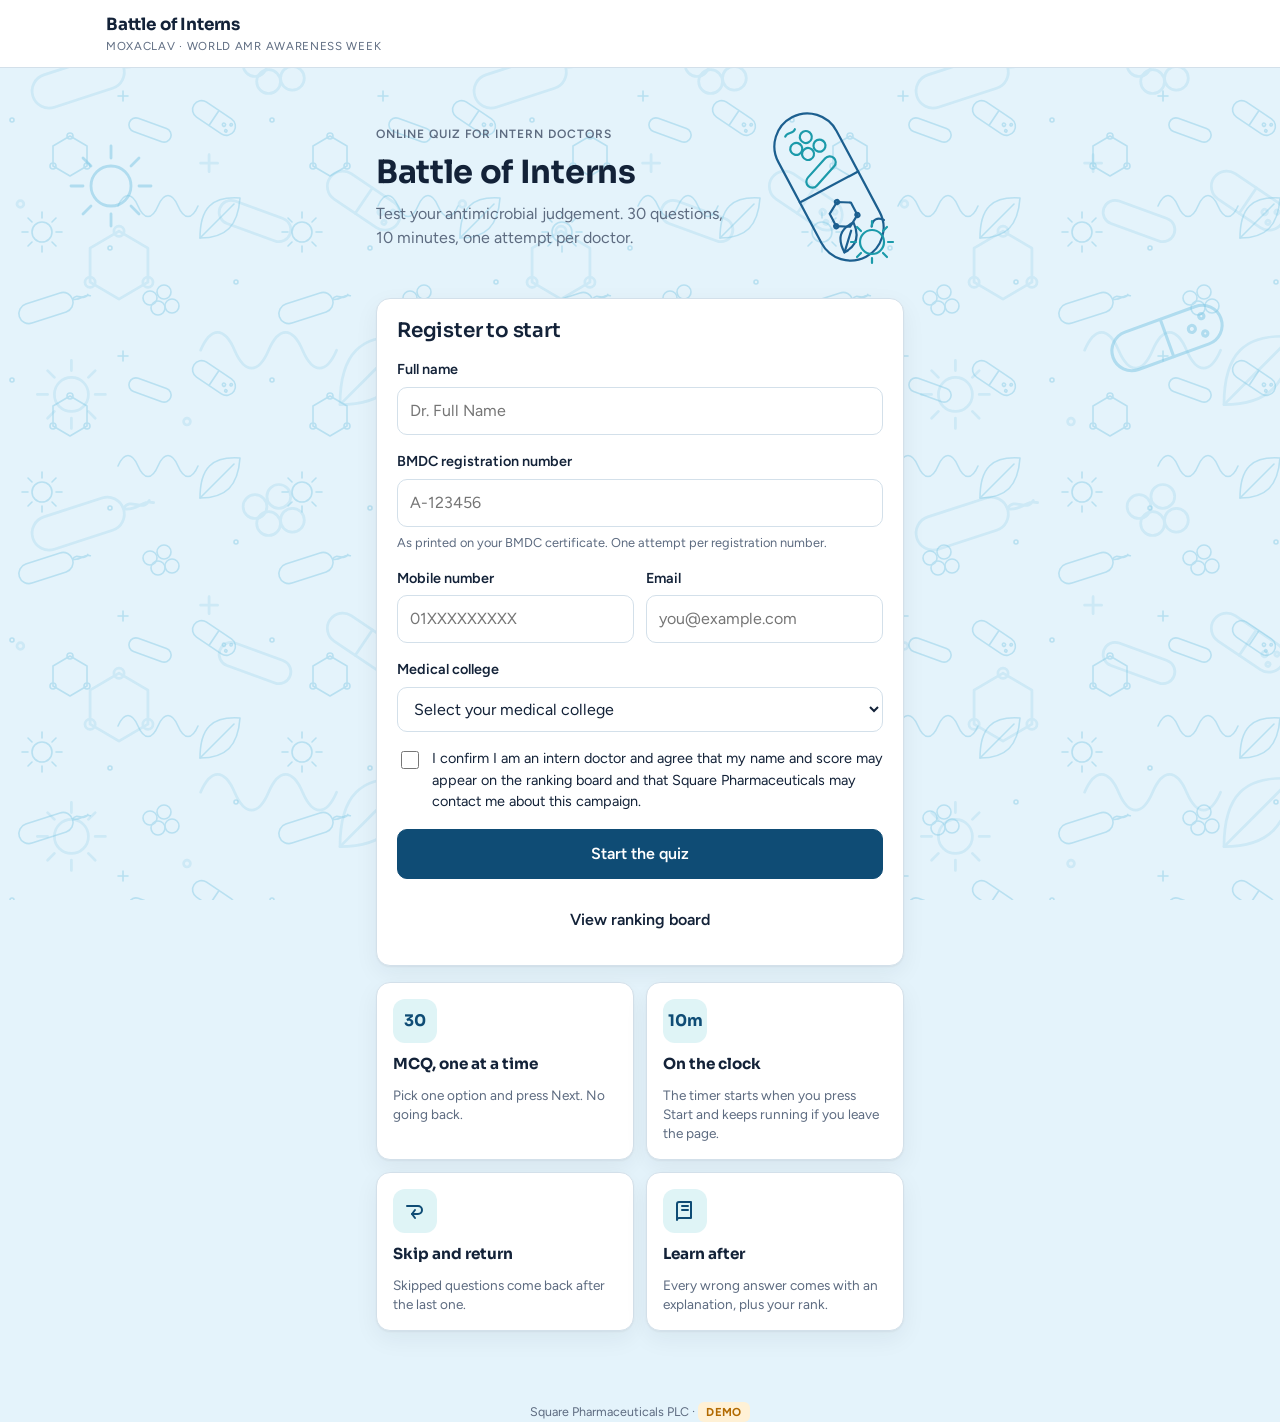
<file: index.html>
<!doctype html>
<html lang="en">
<head>
<meta charset="utf-8">
<meta name="viewport" content="width=device-width, initial-scale=1, viewport-fit=cover">
<meta name="robots" content="noindex">
<title>Battle of Interns (demo)</title>
<link rel="stylesheet" href="https://fonts.googleapis.com/css2?family=Sora:wght@600;700&family=Figtree:wght@400;500;600&display=swap">
<style>
/* Battle of Interns. Layout: one centred column (560px) for the quiz flow, a wider
   column (1100px) for admin. Clinical, quiet surfaces; one accent for actions. */
:root {
  --bg: #e4f3fb;
  --surface: #ffffff;
  --surface-2: #eaf2f8;
  --art: #7cc6e3;
  --art-2: #1c5f8f;
  --fg: #132238;
  --muted: #5d6b80;
  --line: #d3e0ea;
  --primary: #0f4c75;
  --primary-ink: #ffffff;
  --accent: #1b9aaa;
  --accent-soft: #dff4f6;
  --good: #1b7f4b;
  --good-soft: #e3f4ea;
  --warn: #b26a00;
  --warn-soft: #fff1d6;
  --bad: #b42323;
  --bad-soft: #fde8e8;
  --shadow: 0 1px 2px rgba(19, 34, 56, 0.06), 0 8px 24px rgba(19, 34, 56, 0.06);
  --font-display: "Sora", "Segoe UI", system-ui, sans-serif;
  --font-body: "Figtree", "Segoe UI", system-ui, sans-serif;
  --radius: 14px;
}
@media (prefers-color-scheme: dark) {
  :root:not([data-theme="light"]) {
    --bg: #0d1a26; --surface: #172131; --surface-2: #1f2b3d; --fg: #e7edf5; --muted: #9aa8bc; --art: #27516d; --art-2: #4fa3cf;
    --line: #2a3850; --primary: #3f8fc4; --primary-ink: #ffffff; --accent: #4fc3cf; --accent-soft: #15353b;
    --good: #4ccb86; --good-soft: #163626; --warn: #f0b24a; --warn-soft: #3a2a0d; --bad: #f08080; --bad-soft: #3d1a1a;
    --shadow: 0 1px 2px rgba(0,0,0,.4), 0 8px 24px rgba(0,0,0,.35);
    color-scheme: dark;
  }
}
:root[data-theme="dark"] {
  --bg: #0d1a26; --surface: #172131; --surface-2: #1f2b3d; --fg: #e7edf5; --muted: #9aa8bc; --art: #27516d; --art-2: #4fa3cf;
  --line: #2a3850; --primary: #3f8fc4; --primary-ink: #ffffff; --accent: #4fc3cf; --accent-soft: #15353b;
  --good: #4ccb86; --good-soft: #163626; --warn: #f0b24a; --warn-soft: #3a2a0d; --bad: #f08080; --bad-soft: #3d1a1a;
  --shadow: 0 1px 2px rgba(0,0,0,.4), 0 8px 24px rgba(0,0,0,.35);
  color-scheme: dark;
}

* { box-sizing: border-box; }
[hidden] { display: none !important; }
html, body { height: 100%; }
body {
  margin: 0; background: var(--bg); color: var(--fg);
  font-family: var(--font-body); font-size: 16px; line-height: 1.5;
  -webkit-font-smoothing: antialiased;
}
h1, h2, h3 { font-family: var(--font-display); line-height: 1.2; margin: 0; text-wrap: balance; letter-spacing: -0.01em; }
h1 { font-size: 1.75rem; font-weight: 700; }
h2 { font-size: 1.25rem; font-weight: 600; }
h3 { font-size: 1rem; font-weight: 600; }
p { margin: 0; }
a { color: var(--primary); }
button { font: inherit; }
:focus-visible { outline: 3px solid var(--accent); outline-offset: 2px; }
.num { font-variant-numeric: tabular-nums; }
.muted { color: var(--muted); }
.small { font-size: 0.875rem; }
.eyebrow { font-size: 0.75rem; text-transform: uppercase; letter-spacing: 0.08em; font-weight: 600; color: var(--muted); }

/* Background art: original line-art microbes and capsules, drifting slowly */
body.admin .bgart { opacity: .4; }
.bgart { position: fixed; inset: 0; z-index: 0; pointer-events: none; overflow: hidden; color: var(--art); }
.bgart > svg:first-child { width: 100%; height: 100%; display: block; }
.bgart .floater { position: absolute; width: 120px; height: 120px; opacity: .5; }
.bgart .f1 { left: 4%; top: 14%; }
.bgart .f2 { right: 3%; top: 32%; width: 150px; height: 100px; }
.bgart .f3 { left: 62%; top: 80%; width: 110px; height: 90px; }
.bgart .drift1 { animation: drift1 70s linear infinite; }
.bgart .drift2 { animation: drift2 110s linear infinite; transform-origin: 50% 50%; }
@keyframes drift1 { to { transform: translate(-260px, -260px); } }
@keyframes drift2 { from { transform: rotate(14deg) translate(0, 0); } to { transform: rotate(14deg) translate(442px, -442px); } }
.bgart .floater { animation: bob 9s ease-in-out infinite alternate; transform-origin: center; }
.bgart .floater.f2 { animation-duration: 13s; animation-delay: -4s; }
.bgart .floater.f3 { animation-duration: 11s; animation-delay: -7s; }
@keyframes bob { from { transform: translate(0, 0) rotate(-4deg); } to { transform: translate(14px, -22px) rotate(5deg); } }
@media (prefers-reduced-motion: reduce) { .bgart .drift1, .bgart .drift2, .bgart .floater { animation: none; } }
.topbar, .wrap, .footer, .toast, .modal-bg { position: relative; z-index: 1; }
.toast, .modal-bg { z-index: 50; }
.toast { position: fixed; }
.modal-bg { position: fixed; }

/* Shell */
.topbar {
  position: sticky;
  z-index: 5;
  background: color-mix(in srgb, var(--surface) 88%, transparent); backdrop-filter: blur(8px); -webkit-backdrop-filter: blur(8px); top: env(safe-area-inset-top, 0px); z-index: 5;
  background: var(--surface); border-bottom: 1px solid var(--line);
}
.topbar-in {
  max-width: 1100px; margin: 0 auto; padding: 12px 16px;
  display: flex; align-items: center; justify-content: space-between; gap: 12px;
}
.brand { display: flex; flex-direction: column; gap: 1px; min-width: 0; }
.brand-name { font-family: var(--font-display); font-weight: 700; font-size: 1.05rem; letter-spacing: -0.01em; }
.brand-sub { font-size: 0.72rem; color: var(--muted); letter-spacing: 0.06em; text-transform: uppercase; }
.topbar .pill { flex-shrink: 0; }
.wrap { max-width: 560px; margin: 0 auto; padding-block: 24px 48px; padding-inline: 16px; }
.wrap.wide { max-width: 1100px; }
.stack { display: flex; flex-direction: column; gap: 16px; }
.stack-sm { display: flex; flex-direction: column; gap: 8px; }
.row { display: flex; gap: 12px; align-items: center; flex-wrap: wrap; }
.row.between { justify-content: space-between; }
.row.end { justify-content: flex-end; }
.grow { flex: 1 1 auto; min-width: 0; }

.card { background: var(--surface); border: 1px solid var(--line); border-radius: var(--radius); padding: 20px; box-shadow: var(--shadow); }
.card.flat { box-shadow: none; }
.card.tint { background: var(--accent-soft); border-color: transparent; box-shadow: none; }

/* Buttons */
.btn {
  display: inline-flex; align-items: center; justify-content: center; gap: 8px;
  padding: 12px 18px; border-radius: 10px; border: 1px solid var(--line);
  background: var(--surface); color: var(--fg); font-weight: 600; cursor: pointer;
  text-decoration: none; min-height: 44px; transition: background .15s, transform .05s;
}
.btn:hover { background: var(--surface-2); }
.btn:active { transform: translateY(1px); }
.btn:disabled { opacity: .5; cursor: not-allowed; }
.btn.primary { background: var(--primary); border-color: var(--primary); color: var(--primary-ink); }
.btn.primary:hover { filter: brightness(1.08); background: var(--primary); }
.btn.danger { color: var(--bad); border-color: var(--bad); background: transparent; }
.btn.danger:hover { background: var(--bad-soft); }
.btn.ghost { border-color: transparent; background: transparent; }
.btn.ghost:hover { background: var(--surface-2); }
.btn.sm { padding: 7px 12px; min-height: 34px; font-size: 0.875rem; border-radius: 8px; }
.btn.block { width: 100%; }

/* Forms */
.field { display: flex; flex-direction: column; gap: 6px; }
.field label { font-weight: 600; font-size: 0.9rem; }
.field .hint { font-size: 0.8rem; color: var(--muted); }
.field .err { font-size: 0.8rem; color: var(--bad); }
.input, select.input, textarea.input {
  width: 100%; padding: 11px 12px; border-radius: 10px; border: 1px solid var(--line);
  background: var(--surface); color: var(--fg); font: inherit; min-height: 44px;
}
textarea.input { min-height: 88px; resize: vertical; }
.input:focus { border-color: var(--accent); outline: none; box-shadow: 0 0 0 3px var(--accent-soft); }
.field.invalid .input { border-color: var(--bad); }
.check { display: flex; gap: 10px; align-items: flex-start; font-size: 0.9rem; }
.check input { width: 18px; height: 18px; margin-top: 3px; flex-shrink: 0; }
.grid-2 { display: grid; grid-template-columns: repeat(2, minmax(0, 1fr)); gap: 12px; }
.grid-3 { display: grid; grid-template-columns: repeat(3, minmax(0, 1fr)); gap: 12px; }
.grid-4 { display: grid; grid-template-columns: repeat(4, minmax(0, 1fr)); gap: 12px; }
@media (max-width: 640px) { .grid-2, .grid-3, .grid-4 { grid-template-columns: 1fr 1fr; } .grid-2 { grid-template-columns: 1fr; } .card { padding: 16px; } }

/* Pills and alerts */
.pill { display: inline-flex; align-items: center; gap: 6px; padding: 4px 10px; border-radius: 999px; font-size: 0.78rem; font-weight: 600; background: var(--surface-2); color: var(--muted); white-space: nowrap; }
.pill.good { background: var(--good-soft); color: var(--good); }
.pill.warn { background: var(--warn-soft); color: var(--warn); }
.pill.bad { background: var(--bad-soft); color: var(--bad); }
.pill.accent { background: var(--accent-soft); color: var(--primary); }
.alert { padding: 12px 14px; border-radius: 10px; font-size: 0.9rem; border: 1px solid transparent; }
.alert.bad { background: var(--bad-soft); color: var(--bad); }
.alert.good { background: var(--good-soft); color: var(--good); }
.alert.warn { background: var(--warn-soft); color: var(--warn); }
.alert.info { background: var(--accent-soft); color: var(--fg); }

/* Welcome */
.hero { display: grid; grid-template-columns: 1fr 150px; gap: 16px; align-items: center; }
.hero-text { display: flex; flex-direction: column; gap: 10px; min-width: 0; }
.hero h1 { font-size: 2rem; }
.hero-art { width: 150px; max-width: 100%; color: var(--art-2); justify-self: end; }
.hero-art .acc { color: var(--accent); }
@media (max-width: 480px) { .hero { grid-template-columns: 1fr 104px; } .hero-art { width: 104px; } .hero h1 { font-size: 1.7rem; } }
.rules { display: grid; grid-template-columns: repeat(2, minmax(0, 1fr)); gap: 12px; }
.rule { background: var(--surface); border: 1px solid var(--line); border-radius: var(--radius); padding: 16px; display: flex; flex-direction: column; gap: 10px; box-shadow: var(--shadow); }
.rule b { font-family: var(--font-display); font-size: 0.95rem; }
.rule p { font-size: 0.85rem; color: var(--muted); line-height: 1.4; }
.rule-ic { width: 44px; height: 44px; border-radius: 12px; background: var(--accent-soft); color: var(--primary); display: grid; place-items: center; font-family: var(--font-display); font-weight: 700; font-size: 1rem; }
.rule-ic svg { width: 24px; height: 24px; }
@media (max-width: 360px) { .rules { grid-template-columns: 1fr; } }

/* Quiz */
.quiz-head { display: flex; align-items: center; justify-content: space-between; gap: 12px; }
.timer { font-family: var(--font-display); font-weight: 700; font-size: 1.5rem; letter-spacing: 0.02em; display: inline-flex; align-items: center; gap: 8px; }
.timer.warn { color: var(--warn); }
.timer.bad { color: var(--bad); }
.timer-dot { width: 8px; height: 8px; border-radius: 50%; background: currentColor; animation: blink 1s steps(2) infinite; }
@keyframes blink { 50% { opacity: 0.25; } }
@media (prefers-reduced-motion: reduce) { .timer-dot { animation: none; } }
.progress { height: 8px; border-radius: 999px; background: color-mix(in srgb, var(--surface) 70%, var(--line)); overflow: hidden; display: flex; }
.progress > i { display: block; height: 100%; background: var(--accent); width: 0; transition: width .3s; }
.progress > i.skip { background: var(--warn); opacity: .75; }
.progress-meta { display: flex; justify-content: space-between; font-size: 0.8rem; color: var(--muted); }
.qtext { font-size: 1.1rem; font-weight: 600; line-height: 1.45; }
.options { display: grid; gap: 10px; }
.opt {
  display: grid; grid-template-columns: 32px 1fr; gap: 12px; align-items: center; text-align: left;
  width: 100%; padding: 12px 14px; border-radius: 12px; border: 1.5px solid var(--line);
  background: var(--surface); color: var(--fg); cursor: pointer; font: inherit; line-height: 1.4;
}
.opt:hover { border-color: var(--accent); background: var(--accent-soft); }
.opt .key { width: 32px; height: 32px; border-radius: 8px; background: var(--surface-2); display: grid; place-items: center; font-family: var(--font-display); font-weight: 700; font-size: 0.85rem; }
.opt.selected { border-color: var(--primary); background: var(--accent-soft); }
.opt.selected .key { background: var(--primary); color: var(--primary-ink); }
.opt.correct { border-color: var(--good); background: var(--good-soft); }
.opt.correct .key { background: var(--good); color: #fff; }
.opt.wrong { border-color: var(--bad); background: var(--bad-soft); }
.opt.wrong .key { background: var(--bad); color: #fff; }
.opt[disabled] { cursor: default; }
.qnav { display: flex; gap: 10px; }
.qnav .btn { flex: 1; }

/* Result */
.score-tile { display: grid; grid-template-columns: auto 1fr; gap: 18px; align-items: center; }
.score-big { font-family: var(--font-display); font-size: 3rem; font-weight: 700; line-height: 1; }
.score-big small { font-size: 1.1rem; color: var(--muted); font-weight: 600; }
.stat-row { display: grid; grid-template-columns: repeat(4, 1fr); gap: 8px; }
.stat { background: var(--surface-2); border-radius: 10px; padding: 10px 4px; text-align: center; min-width: 0; }
.stat b { display: block; font-family: var(--font-display); font-size: 1.1rem; }
.stat span { font-size: 0.72rem; color: var(--muted); text-transform: uppercase; letter-spacing: 0.05em; }
.review { display: grid; gap: 12px; }
.review-item { border-left: 3px solid var(--bad); padding-left: 14px; display: grid; gap: 8px; }
.review-item.ok { border-left-color: var(--good); }
.review-item .explain { background: var(--surface-2); border-radius: 10px; padding: 10px 12px; font-size: 0.9rem; }
.tabs { display: flex; gap: 4px; border-bottom: 1px solid var(--line); overflow-x: auto; }
#addInst { flex-wrap: nowrap; }
.tab { padding: 10px 14px; border: 0; background: transparent; color: var(--muted); font-weight: 600; cursor: pointer; border-bottom: 2px solid transparent; margin-bottom: -1px; white-space: nowrap; }
.tab.active { color: var(--primary); border-bottom-color: var(--primary); }

/* Leaderboard */
.board { display: grid; gap: 6px; }
.board-row { display: grid; grid-template-columns: 40px 1fr auto; gap: 12px; align-items: center; padding: 10px 12px; border-radius: 10px; background: var(--surface); border: 1px solid var(--line); }
.board-row.me { border-color: var(--primary); background: var(--accent-soft); }
.board-row .rank { font-family: var(--font-display); font-weight: 700; color: var(--muted); }
.board-row.top .rank { color: var(--warn); }
.board-row .who { min-width: 0; }
.board-row .who b { display: block; overflow: hidden; text-overflow: ellipsis; white-space: nowrap; }
.board-row .who span { font-size: 0.78rem; color: var(--muted); }
.board-row .sc { text-align: right; }
.board-row .sc b { font-family: var(--font-display); font-size: 1.1rem; display: block; }
.board-row .sc span { font-size: 0.75rem; color: var(--muted); }

/* Tables (admin) */
.table-wrap { overflow-x: auto; border: 1px solid var(--line); border-radius: 10px; background: var(--surface); }
table { width: 100%; border-collapse: collapse; font-size: 0.875rem; }
th, td { padding: 10px 12px; text-align: left; border-bottom: 1px solid var(--line); vertical-align: top; }
th { font-size: 0.72rem; text-transform: uppercase; letter-spacing: 0.06em; color: var(--muted); background: var(--surface-2); white-space: nowrap; }
tr:last-child td { border-bottom: 0; }
td.actions { white-space: nowrap; }
.bar { height: 6px; background: var(--surface-2); border-radius: 999px; overflow: hidden; min-width: 80px; }
.bar > i { display: block; height: 100%; background: var(--good); }
.bar.low > i { background: var(--bad); }
.bar.mid > i { background: var(--warn); }
.kpi { background: var(--surface); border: 1px solid var(--line); border-radius: 12px; padding: 14px 16px; }
.kpi b { font-family: var(--font-display); font-size: 1.6rem; display: block; }
.kpi span { font-size: 0.78rem; color: var(--muted); }

/* Modal (in-page confirm) */
.modal-bg { position: fixed; inset: 0; background: rgba(10, 18, 30, 0.55); display: grid; place-items: center; z-index: 50; padding: 16px; }
.modal { background: var(--surface); border-radius: 16px; padding: 22px; max-width: 420px; width: 100%; box-shadow: var(--shadow); display: grid; gap: 14px; }
.toast { position: fixed; left: 50%; bottom: calc(20px + env(safe-area-inset-bottom, 0px)); transform: translateX(-50%); background: var(--fg); color: var(--bg); padding: 10px 16px; border-radius: 10px; font-size: 0.9rem; z-index: 60; max-width: calc(100% - 32px); }

.footer { text-align: center; font-size: 0.78rem; color: var(--muted); padding-top: 24px; }
.footer a { color: var(--muted); }
.demo-badge { font-size: 0.72rem; font-weight: 700; padding: 3px 8px; border-radius: 6px; background: var(--warn-soft); color: var(--warn); letter-spacing: .04em; }

</style>
</head>
<body>
<div id="app"><main class="wrap"><div class="card"><p class="muted">Loading the quiz...</p></div></main></div>
<script>window.BOI_SEED_QUESTIONS = [{"text": "Antimicrobial resistance (AMR) occurs when:", "options": {"A": "The patient becomes tolerant to an antibiotic after repeated use", "B": "Microorganisms change so that antimicrobials no longer work against them", "C": "The immune system stops responding to an infection", "D": "An antibiotic degrades before reaching the site of infection"}, "correct": "B", "explanation": "AMR is a property of the microbe, not the patient. Bacteria, viruses, fungi and parasites evolve mechanisms that make the drugs designed to kill them ineffective."}, {"text": "World AMR Awareness Week is observed every year during:", "options": {"A": "1 to 7 April", "B": "18 to 24 November", "C": "10 to 16 October", "D": "24 to 30 January"}, "correct": "B", "explanation": "WHO marks World AMR Awareness Week from 18 to 24 November each year to raise awareness and encourage best practices among the public, health workers and policy makers."}, {"text": "The role of clavulanic acid in amoxicillin-clavulanate is to:", "options": {"A": "Extend the half-life of amoxicillin", "B": "Improve the oral absorption of amoxicillin", "C": "Inhibit bacterial beta-lactamase enzymes", "D": "Reduce the renal excretion of amoxicillin"}, "correct": "C", "explanation": "Clavulanic acid has little antibacterial activity of its own. It irreversibly binds and inactivates many beta-lactamases, protecting amoxicillin from hydrolysis."}, {"text": "Amoxicillin kills bacteria by:", "options": {"A": "Inhibiting protein synthesis at the 30S ribosomal subunit", "B": "Inhibiting cell wall synthesis by binding penicillin-binding proteins", "C": "Inhibiting DNA gyrase", "D": "Disrupting the bacterial cell membrane"}, "correct": "B", "explanation": "Like all beta-lactams, amoxicillin binds penicillin-binding proteins and blocks peptidoglycan cross-linking, leading to cell lysis. It is bactericidal."}, {"text": "Which organism is intrinsically resistant to amoxicillin-clavulanate?", "options": {"A": "Streptococcus pneumoniae", "B": "Haemophilus influenzae", "C": "Pseudomonas aeruginosa", "D": "Moraxella catarrhalis"}, "correct": "C", "explanation": "Pseudomonas aeruginosa is intrinsically resistant to amoxicillin-clavulanate because of its outer membrane permeability, efflux pumps and chromosomal AmpC beta-lactamase, which clavulanate does not inhibit."}, {"text": "Which of the following is NOT one of the ESKAPE pathogens?", "options": {"A": "Klebsiella pneumoniae", "B": "Acinetobacter baumannii", "C": "Streptococcus pyogenes", "D": "Enterococcus faecium"}, "correct": "C", "explanation": "ESKAPE stands for Enterococcus faecium, Staphylococcus aureus, Klebsiella pneumoniae, Acinetobacter baumannii, Pseudomonas aeruginosa and Enterobacter species. Group A Streptococcus remains universally penicillin susceptible."}, {"text": "In the WHO AWaRe classification, amoxicillin-clavulanate belongs to the:", "options": {"A": "Access group", "B": "Watch group", "C": "Reserve group", "D": "Not recommended group"}, "correct": "A", "explanation": "Amoxicillin-clavulanate is an Access antibiotic: a first or second choice for common infections with a lower resistance potential than Watch agents such as fluoroquinolones and third-generation cephalosporins."}, {"text": "The 2024 UN General Assembly political declaration on AMR set a global target that, by 2030, at least what share of human antibiotic use should come from the WHO Access group?", "options": {"A": "50%", "B": "60%", "C": "70%", "D": "90%"}, "correct": "C", "explanation": "The declaration targets at least 70% of human antibiotic consumption from Access group antibiotics by 2030, raising the earlier WHO target of 60%."}, {"text": "The most common adverse effect of oral amoxicillin-clavulanate is:", "options": {"A": "Cholestatic jaundice", "B": "Gastrointestinal upset including diarrhoea", "C": "Stevens-Johnson syndrome", "D": "Interstitial nephritis"}, "correct": "B", "explanation": "Diarrhoea, nausea and abdominal discomfort are the most frequent complaints and are largely clavulanate related. Taking the dose at the start of a meal reduces GI intolerance."}, {"text": "Clavulanate-associated cholestatic hepatitis is more likely in patients who are:", "options": {"A": "Young, female and on a short course", "B": "Older, male and on a prolonged course", "C": "Children under 5 years", "D": "Patients with renal impairment"}, "correct": "B", "explanation": "Hepatotoxicity is rare but risk rises with age over 65, male sex and courses longer than about two weeks. Onset can be delayed up to six weeks after stopping the drug."}, {"text": "Extended-spectrum beta-lactamase (ESBL) producing Enterobacterales are typically resistant to:", "options": {"A": "Third-generation cephalosporins", "B": "Carbapenems", "C": "Nitrofurantoin", "D": "Fosfomycin"}, "correct": "A", "explanation": "ESBLs hydrolyse penicillins and first to third-generation cephalosporins. Carbapenems remain the treatment of choice for serious ESBL infections, which is why their use must be protected."}, {"text": "Which class of beta-lactamase is NOT inhibited by clavulanic acid?", "options": {"A": "TEM-1 penicillinase", "B": "Staphylococcal penicillinase", "C": "Chromosomal AmpC (class C)", "D": "SHV-1"}, "correct": "C", "explanation": "Clavulanate inhibits most class A enzymes (TEM, SHV, CTX-M, staphylococcal penicillinase) but not class C AmpC enzymes or metallo-beta-lactamases. This explains failures against Enterobacter, Citrobacter and Serratia."}, {"text": "A 24-year-old presents with runny nose, sore throat and cough for three days, no fever, normal chest. The most appropriate management is:", "options": {"A": "Amoxicillin for 5 days", "B": "Amoxicillin-clavulanate for 7 days", "C": "Azithromycin for 3 days", "D": "Symptomatic treatment without antibiotics"}, "correct": "D", "explanation": "This is a viral upper respiratory tract infection. Antibiotics offer no benefit and add adverse effects and resistance pressure. Safety-netting advice is the correct prescription."}, {"text": "In acute otitis media, amoxicillin-clavulanate rather than plain amoxicillin is preferred when the child:", "options": {"A": "Is under 2 years old", "B": "Has received amoxicillin within the past 30 days or has concurrent purulent conjunctivitis", "C": "Has a fever above 38 degrees", "D": "Has bilateral ear involvement"}, "correct": "B", "explanation": "Recent amoxicillin exposure, purulent conjunctivitis (suggesting beta-lactamase producing H. influenzae) or recurrent AOM unresponsive to amoxicillin are the accepted indications for adding clavulanate."}, {"text": "For acute bacterial rhinosinusitis in adults, the IDSA recommends as first-line empiric therapy:", "options": {"A": "Amoxicillin-clavulanate", "B": "Azithromycin", "C": "Ciprofloxacin", "D": "Cefixime"}, "correct": "A", "explanation": "Amoxicillin-clavulanate is recommended over amoxicillin alone because of increasing beta-lactamase production in H. influenzae and M. catarrhalis. Macrolides are not recommended due to high pneumococcal resistance."}, {"text": "A teenager with sore throat, fever and lymphadenopathy develops a widespread maculopapular rash a few days after starting amoxicillin. The most likely explanation is:", "options": {"A": "True IgE-mediated penicillin allergy", "B": "Infectious mononucleosis", "C": "Scarlet fever", "D": "Drug-induced lupus"}, "correct": "B", "explanation": "Aminopenicillins given during Epstein-Barr virus infection commonly cause a non-allergic rash. It does not indicate penicillin allergy, and the patient should not be labelled as allergic."}, {"text": "A patient reports anaphylaxis to penicillin. Which statement is correct?", "options": {"A": "Amoxicillin-clavulanate can be given safely because clavulanate is not a penicillin", "B": "All penicillins including amoxicillin-clavulanate should be avoided", "C": "Only intravenous penicillins need to be avoided", "D": "A test dose of amoxicillin can be given on the ward without precautions"}, "correct": "B", "explanation": "A history of anaphylaxis to any penicillin contraindicates all penicillins. Cross-reactivity with cephalosporins is low (about 2%) and depends on side-chain similarity, but allergy testing or specialist advice is advised before use."}, {"text": "Beta-lactam antibiotics show time-dependent killing. This means efficacy depends mostly on:", "options": {"A": "The peak serum concentration", "B": "The total daily dose given once a day", "C": "The time the free drug concentration stays above the MIC", "D": "The area under the curve to MIC ratio only"}, "correct": "C", "explanation": "For beta-lactams, the percentage of the dosing interval during which free drug exceeds the MIC (fT>MIC) predicts response. Divided doses at correct intervals matter more than large single doses."}, {"text": "The preferred oral prophylactic antibiotic after a human or animal bite is:", "options": {"A": "Cephalexin", "B": "Azithromycin", "C": "Amoxicillin-clavulanate", "D": "Metronidazole alone"}, "correct": "C", "explanation": "Amoxicillin-clavulanate covers Pasteurella multocida, Eikenella corrodens, streptococci, staphylococci and oral anaerobes. Cephalexin and macrolides miss Pasteurella or Eikenella."}, {"text": "Which antibiotic classes carry the highest risk of Clostridioides difficile infection?", "options": {"A": "Nitrofurantoin and fosfomycin", "B": "Clindamycin, fluoroquinolones and cephalosporins", "C": "Doxycycline and minocycline", "D": "Aminoglycosides"}, "correct": "B", "explanation": "Clindamycin, fluoroquinolones and broad-spectrum cephalosporins most strongly disrupt colonic flora. Treatment of C. difficile infection is oral vancomycin or fidaxomicin, not metronidazole, in current guidelines."}, {"text": "The 'Start Smart, Then Focus' stewardship principle requires a documented review of every antibiotic prescription at:", "options": {"A": "24 hours", "B": "48 to 72 hours", "C": "5 days", "D": "End of the course"}, "correct": "B", "explanation": "At 48 to 72 hours, with culture results and clinical response available, the prescriber should stop, switch IV to oral, change, continue or move to outpatient therapy, and document the decision."}, {"text": "For amoxicillin-clavulanate, dose adjustment is required when creatinine clearance falls below:", "options": {"A": "80 mL/min", "B": "60 mL/min", "C": "30 mL/min", "D": "No adjustment is ever needed"}, "correct": "C", "explanation": "Below 30 mL/min the dosing interval is extended, and the 875/125 mg and extended-release presentations should not be used. Both components are renally cleared."}, {"text": "A patient on warfarin is prescribed amoxicillin-clavulanate for a week. What should you anticipate?", "options": {"A": "A fall in INR requiring a higher warfarin dose", "B": "A rise in INR and bleeding risk", "C": "No interaction", "D": "Reduced antibiotic efficacy"}, "correct": "B", "explanation": "Antibiotics, including amoxicillin, can potentiate warfarin by reducing vitamin K producing gut flora and through illness itself. Monitor INR during and after the course."}, {"text": "Co-prescribing penicillins with methotrexate can cause:", "options": {"A": "Reduced methotrexate efficacy", "B": "Methotrexate toxicity due to reduced renal clearance", "C": "Reduced amoxicillin absorption", "D": "No clinically relevant interaction"}, "correct": "B", "explanation": "Penicillins compete with methotrexate for renal tubular secretion, raising methotrexate levels. Patients on high-dose methotrexate need close monitoring or an alternative antibiotic."}, {"text": "For an outpatient with community-acquired pneumonia and comorbidities such as diabetes, the ATS/IDSA 2019 guideline recommends:", "options": {"A": "Azithromycin alone", "B": "Amoxicillin-clavulanate or a cephalosporin plus a macrolide or doxycycline", "C": "Ciprofloxacin alone", "D": "Cotrimoxazole"}, "correct": "B", "explanation": "Combination therapy with a beta-lactam (amoxicillin-clavulanate or cefpodoxime/cefuroxime) plus a macrolide or doxycycline, or a respiratory fluoroquinolone as an alternative, is recommended for patients with comorbidities."}, {"text": "The 'One Health' approach to AMR recognises that resistance spreads between:", "options": {"A": "Hospitals and clinics only", "B": "Humans, animals and the environment", "C": "Developed and developing countries", "D": "Gram-positive and Gram-negative bacteria"}, "correct": "B", "explanation": "Antibiotic use in agriculture, aquaculture and veterinary practice, together with pharmaceutical and sewage waste in water, drives resistance that reaches people. AMR cannot be controlled in human medicine alone."}, {"text": "For uncomplicated cystitis in a non-pregnant woman, which is NOT a recommended first-line option?", "options": {"A": "Nitrofurantoin", "B": "Fosfomycin single dose", "C": "Amoxicillin-clavulanate", "D": "Trimethoprim-sulfamethoxazole where resistance is low"}, "correct": "C", "explanation": "Amoxicillin-clavulanate has lower cure rates in cystitis and more collateral damage to gut flora, so it is reserved for cases guided by culture. Nitrofurantoin, fosfomycin and pivmecillinam are preferred."}, {"text": "Group A streptococcal pharyngitis is still treated first-line with penicillin or amoxicillin because:", "options": {"A": "Macrolides are too expensive", "B": "No clinically significant penicillin resistance has ever been documented in Streptococcus pyogenes", "C": "Amoxicillin covers Epstein-Barr virus as well", "D": "Cephalosporins are contraindicated in children"}, "correct": "B", "explanation": "S. pyogenes remains uniformly susceptible to penicillin, so narrow-spectrum penicillin V or amoxicillin is the stewardship-appropriate choice. Macrolide resistance, by contrast, is increasing."}, {"text": "According to the Lancet GRAM study, bacterial AMR was directly responsible for approximately how many deaths worldwide in 2019?", "options": {"A": "127,000", "B": "500,000", "C": "1.27 million", "D": "10 million"}, "correct": "C", "explanation": "An estimated 1.27 million deaths were directly attributable to bacterial AMR in 2019, with 4.95 million deaths associated with it. South Asia carries one of the highest burdens."}, {"text": "Which statement about antibiotic course length reflects current evidence?", "options": {"A": "Courses must always be completed for 10 to 14 days to prevent resistance", "B": "Shorter courses, such as 5 days for community-acquired pneumonia, are as effective and reduce resistance", "C": "Stopping antibiotics early never causes harm", "D": "Course length has no relation to resistance"}, "correct": "B", "explanation": "Trials across pneumonia, cellulitis, pyelonephritis and intra-abdominal infection show shorter, guideline-defined courses are equally effective. Prolonged exposure selects resistant organisms."}];window.BOI_SEED_INSTITUTIONS = ["Ad-din Akij Medical College, Khulna", "Ad-din Sakina Medical College, Jashore", "Ad-din Women's Medical College, Dhaka", "Ahsania Mission Medical College, Dhaka", "Aichi Medical College, Dhaka", "Anwer Khan Modern Medical College, Dhaka", "Armed Forces Medical College, Dhaka", "Army Medical College, Bogura", "Army Medical College, Chattogram", "Army Medical College, Cumilla", "Army Medical College, Jashore", "Army Medical College, Rangpur", "Asgar Ali Medical College, Dhaka", "Ashiyan Medical College, Dhaka", "Bangladesh Medical College, Dhaka", "Barind Medical College, Rajshahi", "Bashundhara Ad-din Medical College, Dhaka", "BGC Trust Medical College, Chattogram", "Bikrampur Bhuiyan's Medical College, Munshiganj", "Brahmanbaria Medical College, Brahmanbaria", "Central Medical College, Cumilla", "Chandpur Medical College, Chandpur", "Chattagram International Medical College, Chattogram", "Chattagram Maa-O-Shishu Hospital Medical College, Chattogram", "Chittagong Medical College, Chattogram", "City Medical College, Gazipur", "Community Based Medical College, Mymensingh", "Cox's Bazar Medical College, Cox's Bazar", "Cumilla Medical College, Cumilla", "Delta Medical College, Dhaka", "Dhaka Central International Medical College, Dhaka", "Dhaka Community Medical College, Dhaka", "Dhaka Medical College, Dhaka", "Dhaka National Medical College, Dhaka", "Diabetic Association Medical College, Faridpur", "Dinajpur Medical College, Dinajpur", "Dr. Sirajul Islam Medical College, Dhaka", "East West Medical College, Dhaka", "Eastern Medical College, Cumilla", "Enam Medical College and Hospital, Savar", "Faridpur Medical College, Faridpur", "Gazi Medical College, Khulna", "Gonoshasthaya Samaj Vittik Medical College, Savar", "Gopalganj Medical College, Gopalganj", "Green Life Medical College, Dhaka", "Habiganj Medical College, Habiganj", "Holy Family Red Crescent Medical College, Dhaka", "Ibn Sina Medical College, Dhaka", "Ibrahim Medical College, Dhaka", "Institute of Applied Health Sciences (USTC), Chattogram", "International Medical College, Gazipur", "Islami Bank Medical College, Rajshahi", "Jahurul Islam Medical College, Kishoreganj", "Jalalabad Ragib-Rabeya Medical College, Sylhet", "Jamalpur Medical College, Jamalpur", "Jashore Medical College, Jashore", "Khulna City Medical College, Khulna", "Khulna Medical College, Khulna", "Khwaja Yunus Ali Medical College, Sirajganj", "Kumudini Women's Medical College, Tangail", "Kushtia Medical College, Kushtia", "Magura Medical College, Magura", "Mainamoti Medical College, Cumilla", "Manikganj Medical College, Manikganj", "Marine City Medical College, Chattogram", "Marks Medical College, Dhaka", "Medical College for Women and Hospital, Dhaka", "MH Samorita Medical College, Dhaka", "Monno Medical College, Manikganj", "Monowara Sikder Medical College, Shariatpur", "Mugda Medical College, Dhaka", "Mymensingh Medical College, Mymensingh", "Naogaon Medical College, Naogaon", "Navy Medical College, Chattogram", "Netrokona Medical College, Netrokona", "Nilphamari Medical College, Nilphamari", "Noakhali Medical College, Noakhali", "North Bengal Medical College, Sirajganj", "North East Medical College, Sylhet", "Pabna Medical College, Pabna", "Parkview Medical College, Sylhet", "Patuakhali Medical College, Patuakhali", "Popular Medical College, Dhaka", "President Abdul Hamid Medical College, Kishoreganj", "Prime Medical College, Rangpur", "Rajshahi Medical College, Rajshahi", "Rangamati Medical College, Rangamati", "Rangpur Community Medical College, Rangpur", "Rangpur Medical College, Rangpur", "Satkhira Medical College, Satkhira", "Shahabuddin Medical College, Dhaka", "Shaheed Monsur Ali Medical College, Dhaka", "Shaheed Suhrawardy Medical College, Dhaka", "Shaheed Tajuddin Ahmad Medical College, Gazipur", "Shaheed Ziaur Rahman Medical College, Bogura", "Shahid Syed Nazrul Islam Medical College, Kishoreganj", "Sher-e-Bangla Medical College, Barishal", "Sir Salimullah Medical College, Dhaka", "Sirajganj Medical College, Sirajganj", "South Apollo Medical College, Barishal", "Southern Medical College, Chattogram", "Sunamganj Medical College, Sunamganj", "Sylhet MAG Osmani Medical College, Sylhet", "Sylhet Women's Medical College, Sylhet", "Tairunnessa Memorial Medical College, Gazipur", "Tangail Medical College, Tangail", "TMSS Medical College, Bogura", "United Medical College, Dhaka", "Universal Medical College and Hospital, Dhaka", "US-Bangla Medical College, Narayanganj", "Uttara Adhunik Medical College, Dhaka", "Z. H. Sikder Women's Medical College, Dhaka"];</script>
<script>
/* Demo adapter: same functions as api-remote.js, but everything is kept in this browser's
   localStorage. Used only for the standalone demo page. Nothing is sent anywhere. */
window.BOI_API = (function () {
  "use strict";
  const KEY = "boi_demo_v2";
  const uid = () => Math.random().toString(36).slice(2, 10) + Date.now().toString(36);
  const delay = (v) => new Promise((r) => setTimeout(() => r(v), 120));
  const fail = (m) => { throw new Error(m); };
  const norm = (s) => String(s || "").trim();
  const normBmdc = (s) => norm(s).toUpperCase().replace(/\s+/g, "").replace(/^([A-Z]+)-?(\d+)$/, "$1-$2");
  const normPhone = (s) => norm(s).replace(/[\s-]/g, "").replace(/^\+?88/, "");

  function seed() {
    const questions = (window.BOI_SEED_QUESTIONS || []).map((q, i) => ({ id: "q" + (i + 1), text: q.text, options: q.options, correct: q.correct, explanation: q.explanation, active: true }));
    const db = {
      settings: { campaignName: "Battle of Interns", sponsor: "Moxaclav", durationSec: 600, questionCount: 30, shuffle: true, leaderboardPublic: true, manualClosed: false, openAt: null, closeAt: null },
      adminPassword: "admin123", questions, participants: [], attempts: [], institutions: (window.BOI_SEED_INSTITUTIONS || []).slice(),
    };
    // A few sample finishers so the ranking board is not empty in the demo. Admin > Settings > Clear all participants removes them.
    const samples = [["Dr. Tanvir Ahmed", "Dhaka Medical College Hospital", 27, 412], ["Dr. Nusrat Jahan", "Sir Salimullah Medical College", 26, 388], ["Dr. Rafiul Islam", "Chittagong Medical College", 26, 455], ["Dr. Farhana Haque", "Mymensingh Medical College", 24, 501], ["Dr. Sabbir Hossain", "Rajshahi Medical College", 22, 530], ["Dr. Mehzabin Chowdhury", "Sylhet MAG Osmani Medical College", 19, 572]];
    samples.forEach(([name, inst, score, secs], i) => {
      const pid = "sample" + i, now = Date.now() - (i + 1) * 3600 * 1000;
      db.participants.push({ id: pid, token: "t_" + pid, name, email: "sample" + (i + 1) + "@example.com", bmdc: "A-" + (100001 + i), phone: "017000000" + (10 + i), institution: inst + " (sample)", registeredAt: now });
      const order = questions.map((q) => q.id);
      const answers = {}; let wrongLeft = order.length - score;
      order.forEach((qid) => { const q = questions.find((x) => x.id === qid); if (wrongLeft > 0 && Math.random() < 0.35) { answers[qid] = ["A", "B", "C", "D"].find((k) => k !== q.correct); wrongLeft--; } else answers[qid] = q.correct; });
      // adjust if randomness left too few wrongs
      for (const qid of order) { if (wrongLeft <= 0) break; const q = questions.find((x) => x.id === qid); if (answers[qid] === q.correct) { answers[qid] = ["A", "B", "C", "D"].find((k) => k !== q.correct); wrongLeft--; } }
      const a = { id: "a_" + pid, participantId: pid, startedAt: now, endsAt: now + 600000, order, answers, tabSwitches: i === 4 ? 5 : 0, status: "completed", submittedAt: now + secs * 1000 };
      Object.assign(a, scoreAttempt(db, a));
      db.attempts.push(a);
    });
    return db;
  }
  function load() { try { const s = JSON.parse(localStorage.getItem(KEY)); if (s && s.questions) { if (!s.institutions) s.institutions = (window.BOI_SEED_INSTITUTIONS || []).slice(); return s; } } catch (e) {} const db = seed(); save(db); return db; }
  function save(db) { try { localStorage.setItem(KEY, JSON.stringify(db)); } catch (e) {} }

  function status(s) {
    const now = Date.now();
    if (s.manualClosed) return "closed";
    if (s.openAt && now < s.openAt) return "not_started";
    if (s.closeAt && now >= s.closeAt) return "closed";
    return "open";
  }
  function sortedInst(list) { return list.slice().sort((a, b) => a.localeCompare(b, "en", { sensitivity: "base" })); }
  function publicSettings(db) { const s = db.settings; return { institutions: sortedInst(db.institutions || []), campaignName: s.campaignName, sponsor: s.sponsor, durationSec: s.durationSec, questionCount: Math.min(s.questionCount, db.questions.filter((q) => q.active).length) || s.questionCount, leaderboardPublic: s.leaderboardPublic, status: status(s), demo: true }; }
  function scoreAttempt(db, a) {
    let correct = 0, wrong = 0, skipped = 0;
    for (const qid of a.order) { const q = db.questions.find((x) => x.id === qid); const ans = a.answers[qid]; if (!ans) skipped++; else if (q && ans === q.correct) correct++; else wrong++; }
    const timeTakenSec = Math.min(Math.round((a.submittedAt - a.startedAt) / 1000), Math.round((a.endsAt - a.startedAt) / 1000));
    return { score: correct, correct, wrong, skipped, total: a.order.length, timeTakenSec };
  }
  function ranked(db) {
    return db.attempts.filter((a) => a.status === "completed").sort((x, y) => y.score - x.score || x.timeTakenSec - y.timeTakenSec || x.submittedAt - y.submittedAt)
      .map((a, i) => ({ a, p: db.participants.find((p) => p.id === a.participantId), rank: i + 1 }));
  }
  function result(db, a, p) {
    const r = ranked(db).find((x) => x.a.id === a.id);
    const review = a.order.map((qid, i) => { const q = db.questions.find((x) => x.id === qid) || { text: "(question removed)", options: {}, correct: "", explanation: "" }; const ya = a.answers[qid] || null; return { number: i + 1, id: qid, text: q.text, options: ["A", "B", "C", "D"].filter((k) => q.options[k]).map((k) => ({ key: k, text: q.options[k] })), correct: q.correct, yourAnswer: ya, isCorrect: ya === q.correct, explanation: q.explanation }; });
    return { completed: true, name: p.name, score: a.score, total: a.total, correct: a.correct, wrong: a.wrong, skipped: a.skipped, timeTakenSec: a.timeTakenSec, rank: r ? r.rank : null, totalParticipants: db.attempts.filter((x) => x.status === "completed").length, review };
  }
  function pByToken(db, token) { const p = db.participants.find((x) => x.token === token); if (!p) fail("Registration not found. Please register again."); return p; }
  function adminCheck(db, token) { if (!token || token !== db._adminToken) fail("Unauthorised. Please sign in."); }
  const csvCell = (v) => { const s = String(v ?? ""); return /[",\n]/.test(s) ? '"' + s.replace(/"/g, '""') + '"' : s; };
  const csv = (rows) => rows.map((r) => r.map(csvCell).join(",")).join("\r\n");

  return {
    async getSettings() { return delay(publicSettings(load())); },

    async register(d) {
      const db = load();
      if (status(db.settings) !== "open") fail("Registration is closed.");
      const bmdc = normBmdc(d.bmdc), phone = normPhone(d.phone), email = norm(d.email).toLowerCase();
      const existing = db.participants.find((p) => p.bmdc === bmdc || p.email === email || p.phone === phone);
      if (existing) {
        const a = db.attempts.find((x) => x.participantId === existing.id);
        if (a && a.status === "completed") fail("This BMDC number, phone or email has already completed the quiz. Only one attempt is allowed.");
        if (existing.bmdc === bmdc && existing.phone === phone) return delay({ token: existing.token, resumed: true });
        fail("These details are already registered. Use the same device you started on, or contact the organisers.");
      }
      const p = { id: uid(), token: "t_" + uid(), name: norm(d.name), email, bmdc, phone, institution: norm(d.institution), registeredAt: Date.now() };
      db.participants.push(p); save(db);
      return delay({ token: p.token, resumed: false });
    },

    async startAttempt(token) {
      const db = load(); const p = pByToken(db, token);
      let a = db.attempts.find((x) => x.participantId === p.id);
      if (a && a.status === "completed") fail("You have already completed the quiz.");
      if (!a) {
        const active = db.questions.filter((q) => q.active);
        if (!active.length) fail("No questions are available yet.");
        let order = active.map((q) => q.id);
        if (db.settings.shuffle) order.sort(() => Math.random() - 0.5);
        order = order.slice(0, db.settings.questionCount);
        const now = Date.now();
        a = { id: uid(), participantId: p.id, startedAt: now, endsAt: now + db.settings.durationSec * 1000, order, answers: {}, tabSwitches: 0, status: "in_progress" };
        db.attempts.push(a); save(db);
      }
      const questions = a.order.map((qid) => { const q = db.questions.find((x) => x.id === qid); return { id: qid, text: q ? q.text : "(removed)", options: q ? ["A", "B", "C", "D"].filter((k) => q.options[k]).map((k) => ({ key: k, text: q.options[k] })) : [] }; });
      return delay({ attemptId: a.id, startedAt: a.startedAt, endsAt: a.endsAt, durationSec: db.settings.durationSec, questions, answers: a.answers, tabSwitches: a.tabSwitches, serverNow: Date.now() });
    },

    async saveProgress(token, { answers, tabSwitches }) {
      const db = load(); const p = pByToken(db, token); const a = db.attempts.find((x) => x.participantId === p.id && x.status === "in_progress");
      if (!a) return { ok: true };
      a.answers = Object.assign({}, a.answers, answers || {}); a.tabSwitches = Math.max(a.tabSwitches, tabSwitches || 0); save(db); return { ok: true };
    },

    async submitAttempt(token, { answers, tabSwitches }) {
      const db = load(); const p = pByToken(db, token); const a = db.attempts.find((x) => x.participantId === p.id);
      if (!a) fail("No attempt found.");
      if (a.status !== "completed") {
        a.answers = Object.assign({}, a.answers, answers || {}); a.tabSwitches = Math.max(a.tabSwitches, tabSwitches || 0);
        a.submittedAt = Date.now(); a.status = "completed"; Object.assign(a, scoreAttempt(db, a)); save(db);
      }
      return delay(result(db, a, p));
    },

    async getResult(token) {
      const db = load(); const p = pByToken(db, token); const a = db.attempts.find((x) => x.participantId === p.id);
      if (!a || a.status !== "completed") return { completed: false };
      return delay(result(db, a, p));
    },

    async getLeaderboard(token) {
      const db = load();
      if (!db.settings.leaderboardPublic && !db._adminToken) fail("The ranking board is not public.");
      const me = token ? db.participants.find((p) => p.token === token) : null;
      const all = ranked(db);
      const rows = all.slice(0, 50).map((x) => ({ rank: x.rank, name: x.p.name, institution: x.p.institution, score: x.a.score, total: x.a.total, timeTakenSec: x.a.timeTakenSec, isMe: !!me && x.p.id === me.id }));
      const mine = me ? all.find((x) => x.p.id === me.id) : null;
      return delay({ rows, totalParticipants: all.length, me: mine ? { rank: mine.rank, name: me.name, score: mine.a.score, total: mine.a.total, timeTakenSec: mine.a.timeTakenSec } : null });
    },

    /* ---- admin ---- */
    async adminLogin(password) { const db = load(); if (password !== db.adminPassword) fail("Wrong password."); db._adminToken = "adm_" + uid(); save(db); return delay({ adminToken: db._adminToken }); },
    async adminLogout() { const db = load(); delete db._adminToken; save(db); },
    async adminStats(t) {
      const db = load(); adminCheck(db, t);
      const done = db.attempts.filter((a) => a.status === "completed");
      const qs = db.questions.map((q) => { let attempts = 0, correct = 0; done.forEach((a) => { if (a.order.includes(q.id)) { attempts++; if (a.answers[q.id] === q.correct) correct++; } }); return { id: q.id, text: q.text, attempts, correct }; });
      return delay({ participants: db.participants.length, completed: done.length, inProgress: db.attempts.length - done.length, total: Math.min(db.settings.questionCount, db.questions.filter((q) => q.active).length), avgScore: done.length ? done.reduce((s, a) => s + a.score, 0) / done.length : 0, avgTimeSec: done.length ? done.reduce((s, a) => s + a.timeTakenSec, 0) / done.length : 0, questionStats: qs });
    },
    async adminQuestions(t) { const db = load(); adminCheck(db, t); return delay(db.questions.map((q) => ({ ...q }))); },
    async adminSaveQuestion(t, q) {
      const db = load(); adminCheck(db, t);
      if (!q.text || !["A", "B", "C", "D"].every((k) => q.options[k]) || !/^[ABCD]$/.test(q.correct)) fail("Fill in the question, all four options and the correct option.");
      if (q.id) { const i = db.questions.findIndex((x) => x.id === q.id); if (i < 0) fail("Question not found."); db.questions[i] = { ...db.questions[i], text: q.text, options: q.options, correct: q.correct, explanation: q.explanation || "", active: !!q.active }; }
      else db.questions.push({ id: "q_" + uid(), text: q.text, options: q.options, correct: q.correct, explanation: q.explanation || "", active: q.active !== false });
      save(db); return { ok: true };
    },
    async adminDeleteQuestion(t, id) { const db = load(); adminCheck(db, t); db.questions = db.questions.filter((q) => q.id !== id); save(db); return { ok: true }; },
    async adminImportQuestions(t, list, replace) {
      const db = load(); adminCheck(db, t);
      if (replace) db.questions = [];
      list.forEach((q) => db.questions.push({ id: "q_" + uid(), text: q.text, options: q.options, correct: q.correct, explanation: q.explanation || "", active: true }));
      save(db); return { count: list.length };
    },
    async adminParticipants(t, { q } = {}) {
      const db = load(); adminCheck(db, t); const s = (q || "").toLowerCase();
      return delay(db.participants.filter((p) => !s || [p.name, p.bmdc, p.phone, p.email, p.institution].some((v) => String(v || "").toLowerCase().includes(s)))
        .sort((a, b) => b.registeredAt - a.registeredAt)
        .map((p) => { const a = db.attempts.find((x) => x.participantId === p.id); return { id: p.id, name: p.name, email: p.email, bmdc: p.bmdc, phone: p.phone, institution: p.institution, registeredAt: p.registeredAt, status: a ? a.status : "registered", score: a && a.score, total: a && a.total, timeTakenSec: a && a.timeTakenSec, tabSwitches: a ? a.tabSwitches : 0, submittedAt: a && a.submittedAt }; }));
    },
    async adminParticipantAnswers(t, id) {
      const db = load(); adminCheck(db, t); const a = db.attempts.find((x) => x.participantId === id); if (!a) fail("No attempt.");
      return delay(a.order.map((qid) => { const q = db.questions.find((x) => x.id === qid) || { text: "(removed)", correct: "" }; return { text: q.text, answer: a.answers[qid] || null, correct: q.correct, isCorrect: a.answers[qid] === q.correct }; }));
    },
    async adminDeleteParticipant(t, id) { const db = load(); adminCheck(db, t); db.participants = db.participants.filter((p) => p.id !== id); db.attempts = db.attempts.filter((a) => a.participantId !== id); save(db); return { ok: true }; },
    async adminExport(t, kind) {
      const db = load(); adminCheck(db, t); const stamp = new Date().toISOString().slice(0, 10);
      if (kind === "answers") {
        const rows = [["name", "bmdc", "question_no", "question", "answer", "correct_option", "is_correct"]];
        db.attempts.filter((a) => a.status === "completed").forEach((a) => { const p = db.participants.find((x) => x.id === a.participantId); a.order.forEach((qid, i) => { const q = db.questions.find((x) => x.id === qid) || { text: "", correct: "" }; rows.push([p.name, p.bmdc, i + 1, q.text, a.answers[qid] || "", q.correct, a.answers[qid] === q.correct ? 1 : 0]); }); });
        return { filename: `battle-of-interns-answers-${stamp}.csv`, csv: csv(rows) };
      }
      const rows = [["rank", "name", "bmdc", "phone", "email", "institution", "registered_at", "status", "score", "total", "time_taken_sec", "tab_switches", "submitted_at"]];
      const rk = ranked(db);
      db.participants.forEach((p) => { const a = db.attempts.find((x) => x.participantId === p.id); const r = rk.find((x) => x.p.id === p.id); rows.push([r ? r.rank : "", p.name, p.bmdc, p.phone, p.email, p.institution, new Date(p.registeredAt).toISOString(), a ? a.status : "registered", a && a.score != null ? a.score : "", a && a.total ? a.total : "", a && a.timeTakenSec != null ? a.timeTakenSec : "", a ? a.tabSwitches : 0, a && a.submittedAt ? new Date(a.submittedAt).toISOString() : ""]); });
      return { filename: `battle-of-interns-participants-${stamp}.csv`, csv: csv(rows) };
    },
    async adminInstitutions(t) { const db = load(); adminCheck(db, t); return delay(sortedInst(db.institutions || [])); },
    async adminSaveInstitutions(t, list) { const db = load(); adminCheck(db, t); db.institutions = list === null ? (window.BOI_SEED_INSTITUTIONS || []).slice() : list.map((x) => String(x).trim()).filter(Boolean); save(db); return { ok: true }; },
    async adminSettings(t) { const db = load(); adminCheck(db, t); return delay({ ...db.settings }); },
    async adminSaveSettings(t, s) { const db = load(); adminCheck(db, t); db.settings = { ...db.settings, ...s }; save(db); return { ok: true }; },
    async adminChangePassword(t, oldPw, newPw) { const db = load(); adminCheck(db, t); if (oldPw !== db.adminPassword) fail("Current password is wrong."); if ((newPw || "").length < 8) fail("New password must be at least 8 characters."); db.adminPassword = newPw; save(db); return { ok: true }; },
    async adminReset(t) { const db = load(); adminCheck(db, t); db.participants = []; db.attempts = []; save(db); return { ok: true }; },
  };
})();

</script>
<script>
/* Battle of Interns. Single-page app: quiz flow + admin panel.
   Talks to window.BOI_API (api-remote.js for the hosted site, api-local.js for the demo). */
(function () {
  "use strict";
  const API = window.BOI_API;
  const $app = document.getElementById("app");
  const esc = (s) => String(s ?? "").replace(/[&<>"']/g, (c) => ({ "&": "&amp;", "<": "&lt;", ">": "&gt;", '"': "&quot;", "'": "&#39;" }[c]));
  const pad = (n) => String(n).padStart(2, "0");
  const mmss = (sec) => `${pad(Math.floor(sec / 60))}:${pad(sec % 60)}`;
  const fmtDate = (ms) => (ms ? new Date(ms).toLocaleString("en-GB", { dateStyle: "medium", timeStyle: "short" }) : "");
  const store = {
    get(k) { try { return localStorage.getItem(k); } catch (e) { return null; } },
    set(k, v) { try { localStorage.setItem(k, v); } catch (e) {} },
    del(k) { try { localStorage.removeItem(k); } catch (e) {} },
  };


  /* ---------------- Background and hero art (original line-art) ---------------- */
  const MOTIFS = `
    <g transform="rotate(-18 46 48)"><rect x="18" y="38" width="56" height="20" rx="10"/><path d="M74 48c6-6 10 6 16 0M74 48c8 4 12-2 18 2"/></g>
    <g><circle cx="150" cy="38" r="7"/><circle cx="164" cy="32" r="7"/><circle cx="158" cy="48" r="7"/><circle cx="172" cy="46" r="7"/></g>
    <g transform="rotate(34 214 118)"><rect x="190" y="109" width="48" height="18" rx="9"/><path d="M214 109v18"/><circle cx="226" cy="118" r="1.6"/><circle cx="232" cy="114" r="1.2"/><circle cx="231" cy="122" r="1.2"/></g>
    <g><path d="M70 136l17 10v20l-17 10-17-10v-20z"/><circle cx="70" cy="136" r="3"/><circle cx="87" cy="166" r="3"/><circle cx="53" cy="166" r="3"/></g>
    <path d="M118 206c6-14 14-14 20 0s14 14 20 0 14-14 20 0 14 14 20 0"/>
    <g><path d="M200 238c0-30 12-42 40-40-2 28-14 40-40 40z"/><path d="M200 238c12-12 22-22 34-34"/></g>
    <g><circle cx="42" cy="232" r="10"/><path d="M42 218v-6M42 246v6M28 232h-6M56 232h6M32 222l-4-4M52 242l4 4M52 222l4-4M32 242l-4 4"/></g>
    <path d="M118 96h10M123 91v10"/><circle cx="236" cy="22" r="2"/><circle cx="110" cy="248" r="2"/><circle cx="12" cy="120" r="2"/>
    <g transform="rotate(20 150 130)"><rect x="128" y="123" width="44" height="14" rx="7"/></g>`;
  const BG_ART = `
    <div class="bgart" aria-hidden="true"><svg xmlns="http://www.w3.org/2000/svg" fill="none" stroke="currentColor" stroke-width="1.6" stroke-linecap="round" stroke-linejoin="round">
      <defs>
        <pattern id="boiPat" width="260" height="260" patternUnits="userSpaceOnUse">${MOTIFS}</pattern>
        <pattern id="boiPat2" width="260" height="260" patternUnits="userSpaceOnUse" patternTransform="scale(1.7)">${MOTIFS}</pattern>
      </defs>
      <g class="drift2" opacity="0.22"><rect x="-1200" y="-1200" width="400%" height="400%" fill="url(#boiPat2)" stroke="none"/></g>
      <g class="drift1" opacity="0.42"><rect x="0" y="0" width="300%" height="300%" fill="url(#boiPat)" stroke="none"/></g>
    </svg>
    <svg class="floater f1" viewBox="-30 -30 60 60" fill="none" stroke="currentColor" stroke-width="1.4" stroke-linecap="round"><circle cx="0" cy="0" r="10"/><path d="M0-14v-6M0 14v6M-14 0h-6M14 0h6M-10-10l-4-4M10 10l4 4M10-10l4-4M-10 10l-4 4"/></svg>
    <svg class="floater f2" viewBox="-34 -22 68 44" fill="none" stroke="currentColor" stroke-width="1.4" stroke-linecap="round"><g transform="rotate(-20)"><rect x="-26" y="-9" width="52" height="18" rx="9"/><path d="M0-9v18"/><circle cx="12" cy="0" r="1.6"/><circle cx="18" cy="-4" r="1.2"/><circle cx="17" cy="4" r="1.2"/></g></svg>
    <svg class="floater f3" viewBox="-12 -16 44 36" fill="none" stroke="currentColor" stroke-width="1.4"><circle cx="0" cy="0" r="7"/><circle cx="14" cy="-6" r="7"/><circle cx="8" cy="10" r="7"/><circle cx="22" cy="8" r="7"/></svg>
    </div>`;
  const HERO_ART = `
    <svg class="hero-art" viewBox="0 0 150 190" fill="none" stroke="currentColor" stroke-width="2.2" stroke-linecap="round" stroke-linejoin="round" aria-hidden="true">
      <g transform="rotate(-28 75 95)">
        <rect x="42" y="16" width="66" height="158" rx="33"/>
        <path d="M42 95h66"/>
        <g class="acc"><circle cx="64" cy="46" r="6"/><circle cx="78" cy="40" r="6"/><circle cx="72" cy="56" r="6"/><circle cx="86" cy="54" r="6"/>
          <g transform="rotate(-20 75 78)"><rect x="56" y="72" width="38" height="12" rx="6"/></g>
          <path d="M60 30c4-4 8 2 12-2"/></g>
        <path d="M75 112l12 7v14l-12 7-12-7v-14z"/><circle cx="75" cy="112" r="2"/><circle cx="87" cy="133" r="2"/><circle cx="63" cy="133" r="2"/>
        <path d="M58 160c0-16 7-23 22-22-1 15-8 22-22 22z"/><path d="M58 160l16-16"/>
        <path d="M94 150c4-6 10-6 14 0"/>
      </g>
      <g class="acc" transform="translate(118 150)"><circle cx="0" cy="0" r="12"/><path d="M0-16v-5M0 16v5M-16 0h-5M16 0h5M-11-11l-4-4M11 11l4 4M11-11l4-4M-11 11l-4 4"/></g>
    </svg>`;

  let settings = { campaignName: "Battle of Interns", sponsor: "Moxaclav", durationSec: 600, questionCount: 30, leaderboardPublic: true, status: "open" };
  let toastTimer = null;

  function toast(msg) {
    let t = document.querySelector(".toast");
    if (!t) { t = document.createElement("div"); t.className = "toast"; document.body.appendChild(t); }
    t.textContent = msg; t.hidden = false;
    clearTimeout(toastTimer); toastTimer = setTimeout(() => { t.hidden = true; }, 2600);
  }
  function confirmBox({ title, body, okText = "Confirm", danger = false }) {
    return new Promise((resolve) => {
      const bg = document.createElement("div"); bg.className = "modal-bg";
      bg.innerHTML = `<div class="modal" role="dialog" aria-modal="true"><h2>${esc(title)}</h2><p class="muted">${esc(body)}</p>
        <div class="row end"><button class="btn" data-x="no">Cancel</button><button class="btn ${danger ? "danger" : "primary"}" data-x="yes">${esc(okText)}</button></div></div>`;
      bg.addEventListener("click", (e) => { const x = e.target.getAttribute("data-x"); if (x) { bg.remove(); resolve(x === "yes"); } });
      document.body.appendChild(bg);
    });
  }
  function shell(inner, { wide = false, right = "" } = {}) {
    if (!document.querySelector(".bgart")) document.body.insertAdjacentHTML("afterbegin", BG_ART);
    $app.innerHTML = `
      <header class="topbar"><div class="topbar-in">
        <div class="brand"><span class="brand-name">${esc(settings.campaignName)}</span><span class="brand-sub">${esc(settings.sponsor)} &middot; World AMR Awareness Week</span></div>
        ${right}
      </div></header>
      <main class="wrap ${wide ? "wide" : ""}">${inner}</main>
      <div class="footer">Square Pharmaceuticals PLC ${settings.demo ? '&middot; <span class="demo-badge">DEMO</span>' : ""}</div>`;
  }

  /* ---------------- Routing ---------------- */
  async function route() {
    try { settings = await API.getSettings(); } catch (e) { /* keep defaults */ }
    const h = location.hash.replace("#", "");
    document.body.classList.toggle("admin", h === "admin");
    if (h === "admin") return Admin.mount();
    if (h === "board") return Board.mount();
    return Quiz.boot();
  }
  window.addEventListener("hashchange", route);

  /* ---------------- Participant flow ---------------- */
  const Quiz = {
    token: null, attempt: null, answers: {}, queue: [], seen: new Set(), tabSwitches: 0, timerId: null, saveTimer: null, submitting: false,

    async boot() {
      Quiz.stopTimer();
      Quiz.token = store.get("boi_token");
      if (Quiz.token) {
        try {
          const r = await API.getResult(Quiz.token);
          if (r && r.completed) return Quiz.showResult(r);
          return Quiz.start(true);
        } catch (e) { store.del("boi_token"); Quiz.token = null; }
      }
      Quiz.welcome();
    },

    welcome(err) {
      const closed = settings.status !== "open";
      shell(`
        <div class="stack">
          <div class="hero">
            <div class="hero-text">
              <span class="eyebrow">Online quiz for intern doctors</span>
              <h1>${esc(settings.campaignName)}</h1>
              <p class="muted">Test your antimicrobial judgement. ${settings.questionCount} questions, ${Math.round(settings.durationSec / 60)} minutes, one attempt per doctor.</p>
            </div>
            ${HERO_ART}
          </div>
          ${closed ? `<div class="alert warn">${settings.status === "not_started" ? "The quiz has not opened yet." : "Registration for this quiz is closed."} ${settings.leaderboardPublic ? '<a href="#board">See the ranking board</a>.' : ""}</div>` : `
          <form class="card stack" id="regForm" novalidate>
            <h2>Register to start</h2>
            ${err ? `<div class="alert bad">${esc(err)}</div>` : ""}
            <div class="field"><label for="f_name">Full name</label><input class="input" id="f_name" name="name" autocomplete="name" placeholder="Dr. Full Name" required></div>
            <div class="field"><label for="f_bmdc">BMDC registration number</label><input class="input" id="f_bmdc" name="bmdc" placeholder="A-123456" autocomplete="off" required><span class="hint">As printed on your BMDC certificate. One attempt per registration number.</span></div>
            <div class="grid-2">
              <div class="field"><label for="f_phone">Mobile number</label><input class="input" id="f_phone" name="phone" inputmode="tel" placeholder="01XXXXXXXXX" required></div>
              <div class="field"><label for="f_email">Email</label><input class="input" id="f_email" name="email" type="email" inputmode="email" placeholder="you@example.com" required></div>
            </div>
            <div class="field"><label for="f_inst">Medical college</label>
              <select class="input" id="f_inst" name="institution" required><option value="">Select your medical college</option>${(settings.institutions || []).map((n) => `<option value="${esc(n)}">${esc(n)}</option>`).join("")}<option value="__other">Other (not in the list)</option></select></div>
            <div class="field" id="instOtherWrap" hidden><label for="f_inst_other">Name of your medical college</label><input class="input" id="f_inst_other" name="institutionOther" placeholder="Type the full name"></div>
            <label class="check"><input type="checkbox" id="f_consent" name="consent" required><span>I confirm I am an intern doctor and agree that my name and score may appear on the ranking board and that Square Pharmaceuticals may contact me about this campaign.</span></label>
            <button class="btn primary block" type="submit" id="btnStart">Start the quiz</button>
            ${settings.leaderboardPublic ? `<a class="btn ghost block" href="#board">View ranking board</a>` : ""}
          </form>`}
          <div class="rules">
            <div class="rule"><div class="rule-ic">${settings.questionCount}</div><b>MCQ, one at a time</b><p>Pick one option and press Next. No going back.</p></div>
            <div class="rule"><div class="rule-ic">${Math.round(settings.durationSec / 60)}m</div><b>On the clock</b><p>The timer starts when you press Start and keeps running if you leave the page.</p></div>
            <div class="rule"><div class="rule-ic"><svg viewBox="0 0 24 24" fill="none" stroke="currentColor" stroke-width="2" stroke-linecap="round" stroke-linejoin="round"><path d="M4 7h11a4 4 0 0 1 0 8H9"/><path d="M12 11l-3 4 3 4"/></svg></div><b>Skip and return</b><p>Skipped questions come back after the last one.</p></div>
            <div class="rule"><div class="rule-ic"><svg viewBox="0 0 24 24" fill="none" stroke="currentColor" stroke-width="2" stroke-linecap="round" stroke-linejoin="round"><path d="M4 19V5a2 2 0 0 1 2-2h12v16H6a2 2 0 0 0-2 2z"/><path d="M9 7h6M9 11h6"/></svg></div><b>Learn after</b><p>Every wrong answer comes with an explanation, plus your rank.</p></div>
          </div>
        </div>`);
      const form = document.getElementById("regForm");
      if (!form) return;
      const instSel = document.getElementById("f_inst"), instOther = document.getElementById("instOtherWrap");
      instSel.addEventListener("change", () => { instOther.hidden = instSel.value !== "__other"; if (!instOther.hidden) document.getElementById("f_inst_other").focus(); });
      form.addEventListener("submit", async (e) => {
        e.preventDefault();
        const d = Object.fromEntries(new FormData(form).entries());
        d.consent = form.consent.checked;
        if (d.institution === "__other") d.institution = (d.institutionOther || "").trim();
        delete d.institutionOther;
        const problems = Quiz.validate(d);
        form.querySelectorAll(".field").forEach((f) => { f.classList.remove("invalid"); const er = f.querySelector(".err"); if (er) er.remove(); });
        if (Object.keys(problems).length) {
          for (const [k, msg] of Object.entries(problems)) {
            const inp = form.querySelector(`[name="${k}"]`); const f = inp && inp.closest(".field");
            if (f) { f.classList.add("invalid"); f.insertAdjacentHTML("beforeend", `<span class="err">${esc(msg)}</span>`); }
            else toast(msg);
          }
          return;
        }
        const btn = document.getElementById("btnStart"); btn.disabled = true; btn.textContent = "Registering...";
        try {
          const r = await API.register(d);
          Quiz.token = r.token; store.set("boi_token", r.token);
          Quiz.start(false);
        } catch (ex) { Quiz.welcome(ex.message || "Could not register."); }
      });
    },

    validate(d) {
      const p = {};
      if (!d.name || d.name.trim().length < 3) p.name = "Enter your full name.";
      if (!/^[A-Z]{1,2}\d{3,7}$/.test((d.bmdc || "").toUpperCase().replace(/[\s-]/g, ""))) p.bmdc = "Enter a valid BMDC number, e.g. A-123456.";
      if (!/^(\+?88)?01[3-9]\d{8}$/.test((d.phone || "").replace(/[\s-]/g, ""))) p.phone = "Enter an 11-digit Bangladeshi mobile number.";
      if (!/^[^\s@]+@[^\s@]+\.[^\s@]{2,}$/.test((d.email || "").trim())) p.email = "Enter a valid email address.";
      if (!d.institution || d.institution.trim().length < 3) p.institution = "Select your medical college, or choose Other and type it.";
      if (!d.consent) p.consent = "Please tick the consent box to continue.";
      return p;
    },

    async start(resuming) {
      try {
        const a = await API.startAttempt(Quiz.token);
        Quiz.attempt = a;
        Quiz.answers = a.answers || {};
        Quiz.tabSwitches = a.tabSwitches || 0;
        const ids = a.questions.map((q) => q.id);
        Quiz.queue = ids.filter((id) => !(id in Quiz.answers));
        Quiz.seen = new Set();
        if (Quiz.queue.length === 0 || Date.now() >= a.endsAt) return Quiz.submit(true);
        if (!resuming) toast("Your clock has started.");
        Quiz.renderQuestion();
        Quiz.startTimer();
        document.addEventListener("visibilitychange", Quiz.onVis);
      } catch (e) {
        store.del("boi_token"); Quiz.token = null; Quiz.welcome(e.message);
      }
    },
    onVis() { if (document.hidden && Quiz.attempt) { Quiz.tabSwitches++; Quiz.queueSave(); } },
    startTimer() {
      Quiz.stopTimer();
      Quiz.timerId = setInterval(Quiz.tick, 250);
      Quiz.tick();
    },
    stopTimer() { clearInterval(Quiz.timerId); Quiz.timerId = null; document.removeEventListener("visibilitychange", Quiz.onVis); },
    tick() {
      if (!Quiz.attempt) return;
      const left = Math.max(0, Math.ceil((Quiz.attempt.endsAt - Date.now()) / 1000));
      const el = document.getElementById("timer");
      if (el) {
        const t = document.getElementById("timeText"); if (t) t.textContent = mmss(left);
        el.classList.toggle("warn", left <= 120 && left > 30);
        el.classList.toggle("bad", left <= 30);
      }
      if (left <= 0 && !Quiz.submitting) Quiz.submit(true);
    },
    queueSave() {
      clearTimeout(Quiz.saveTimer);
      Quiz.saveTimer = setTimeout(() => { API.saveProgress(Quiz.token, { answers: Quiz.answers, tabSwitches: Quiz.tabSwitches }).catch(() => {}); }, 600);
    },

    renderQuestion() {
      const a = Quiz.attempt; const qs = a.questions; const total = qs.length;
      const qid = Quiz.queue[0]; const q = qs.find((x) => x.id === qid); const idx = qs.indexOf(q);
      const answered = Object.keys(Quiz.answers).length;
      const revisit = Quiz.seen.has(qid);
      Quiz.seen.add(qid);
      const skippedCount = Quiz.queue.filter((id) => Quiz.seen.has(id) && id !== qid).length;
      shell(`
        <div class="stack">
          <div class="quiz-head">
            <div><span class="eyebrow">Question ${idx + 1} of ${total}</span><br><span class="small muted num">${answered} answered &middot; ${skippedCount} skipped</span></div>
            <div class="timer num" id="timer" aria-live="off"><span class="timer-dot"></span><span id="timeText">${mmss(Math.max(0, Math.ceil((a.endsAt - Date.now()) / 1000)))}</span></div>
          </div>
          <div class="progress" role="progressbar" aria-valuemin="0" aria-valuemax="${total}" aria-valuenow="${answered}"><i style="width:${(answered / total) * 100}%"></i><i class="skip" style="width:${(skippedCount / total) * 100}%"></i></div>
          ${revisit ? `<div class="alert info">You skipped this one earlier. It is back for a second look.</div>` : ""}
          <div class="card stack">
            <p class="qtext">${esc(q.text)}</p>
            <div class="options" role="radiogroup" aria-label="Options">
              ${q.options.map((o) => `<button type="button" class="opt" role="radio" aria-checked="false" data-key="${esc(o.key)}"><span class="key">${esc(o.key)}</span><span>${esc(o.text)}</span></button>`).join("")}
            </div>
            <div class="qnav">
              <button class="btn" id="btnSkip" type="button">Skip for now</button>
              <button class="btn primary" id="btnNext" type="button" disabled>Next</button>
            </div>
          </div>
          <div class="row between"><span class="small muted">Answers lock when you press Next.</span><button class="btn ghost sm" id="btnFinish" type="button">Finish early</button></div>
        </div>`, { right: `<span class="pill accent num">${answered}/${total}</span>` });

      let picked = null;
      const next = document.getElementById("btnNext");
      document.querySelectorAll(".opt").forEach((b) => b.addEventListener("click", () => {
        picked = b.dataset.key;
        document.querySelectorAll(".opt").forEach((x) => { x.classList.toggle("selected", x === b); x.setAttribute("aria-checked", x === b ? "true" : "false"); });
        next.disabled = false;
      }));
      next.addEventListener("click", () => {
        if (!picked) return;
        Quiz.answers[qid] = picked; Quiz.queue.shift(); Quiz.queueSave(); Quiz.advance();
      });
      document.getElementById("btnSkip").addEventListener("click", () => {
        if (Quiz.queue.length === 1) { toast("This is the last unanswered question."); return; }
        Quiz.queue.push(Quiz.queue.shift());
        Quiz.advance();
      });
      document.getElementById("btnFinish").addEventListener("click", async () => {
        const left = Quiz.queue.length;
        const ok = await confirmBox({ title: "Finish the quiz now?", body: left ? `${left} question${left > 1 ? "s are" : " is"} still unanswered and will count as wrong.` : "All questions answered. Submit your answers?", okText: "Submit", danger: !!left });
        if (ok) Quiz.submit(false);
      });
    },
    advance() {
      if (Quiz.queue.length === 0) return Quiz.submit(false);
      Quiz.renderQuestion();
    },

    async submit(auto) {
      if (Quiz.submitting) return;
      Quiz.submitting = true; Quiz.stopTimer();
      shell(`<div class="card stack"><h2>${auto ? "Time is up." : "Submitting..."}</h2><p class="muted">Scoring your answers.</p></div>`);
      try {
        const r = await API.submitAttempt(Quiz.token, { answers: Quiz.answers, tabSwitches: Quiz.tabSwitches });
        Quiz.attempt = null; Quiz.submitting = false;
        Quiz.showResult(r, auto);
      } catch (e) { Quiz.submitting = false; shell(`<div class="card stack"><div class="alert bad">${esc(e.message)}</div><button class="btn" onclick="location.reload()">Try again</button></div>`); }
    },

    showResult(r, timedOut) {
      Quiz.stopTimer();
      const wrong = r.review.filter((x) => !x.isCorrect);
      const pct = Math.round((r.correct / r.total) * 100);
      const render = (tab) => {
        shell(`
          <div class="stack">
            ${timedOut ? `<div class="alert warn">Time ran out, so your answers were submitted automatically.</div>` : ""}
            <div class="card stack">
              <span class="eyebrow">Your result</span>
              <div class="score-tile">
                <div class="score-big num">${r.score}<small>/${r.total}</small></div>
                <div><h2>${esc(r.name)}</h2><p class="muted small">${r.rank ? `Rank <b class="num">#${r.rank}</b> of ${r.totalParticipants} so far` : ""} ${pct >= 80 ? '<span class="pill good">Top form</span>' : pct >= 50 ? '<span class="pill accent">Solid</span>' : '<span class="pill warn">Keep reading</span>'}</p></div>
              </div>
              <div class="stat-row num">
                <div class="stat"><b>${r.correct}</b><span>Correct</span></div>
                <div class="stat"><b>${r.wrong}</b><span>Wrong</span></div>
                <div class="stat"><b>${r.skipped}</b><span>Unanswered</span></div>
                <div class="stat"><b>${mmss(r.timeTakenSec)}</b><span>Time</span></div>
              </div>
            </div>
            <div class="tabs" role="tablist">
              <button class="tab ${tab === "wrong" ? "active" : ""}" data-t="wrong">Learn from mistakes (${wrong.length})</button>
              <button class="tab ${tab === "all" ? "active" : ""}" data-t="all">All ${r.total} questions</button>
              ${settings.leaderboardPublic ? `<button class="tab ${tab === "board" ? "active" : ""}" data-t="board">Ranking</button>` : ""}
            </div>
            <div id="tabBody">${tab === "board" ? `<div class="muted small">Loading ranking...</div>` : Quiz.reviewList(tab === "wrong" ? wrong : r.review)}</div>
          </div>`);
        document.querySelectorAll(".tab").forEach((b) => b.addEventListener("click", () => render(b.dataset.t)));
        if (tab === "board") Board.fill(document.getElementById("tabBody"));
      };
      render("wrong");
    },
    reviewList(items) {
      if (!items.length) return `<div class="card tint"><b>Perfect score.</b> Nothing to review.</div>`;
      return `<div class="review">${items.map((x, i) => `
        <div class="card flat review-item ${x.isCorrect ? "ok" : ""}">
          <div class="row between"><span class="eyebrow">Q${x.number}</span>${x.isCorrect ? '<span class="pill good">Correct</span>' : x.yourAnswer ? '<span class="pill bad">Wrong</span>' : '<span class="pill warn">Unanswered</span>'}</div>
          <p class="qtext" style="font-size:1rem">${esc(x.text)}</p>
          <div class="options">${x.options.map((o) => `<div class="opt ${o.key === x.correct ? "correct" : (o.key === x.yourAnswer ? "wrong" : "")}" style="cursor:default"><span class="key">${esc(o.key)}</span><span>${esc(o.text)}</span></div>`).join("")}</div>
          <div class="explain"><b>Why:</b> ${esc(x.explanation)}</div>
        </div>`).join("")}</div>`;
    },
  };

  /* ---------------- Ranking board ---------------- */
  const Board = {
    async mount() {
      shell(`<div class="stack"><div class="hero"><span class="eyebrow">Live ranking</span><h1>Ranking board</h1><p class="muted">Score first, then faster time. Updates as doctors finish.</p></div><div id="boardBody" class="stack"><div class="muted small">Loading...</div></div><a class="btn block" href="#">Back</a></div>`);
      Board.fill(document.getElementById("boardBody"));
    },
    async fill(el) {
      try {
        const b = await API.getLeaderboard(store.get("boi_token"));
        if (!b.rows.length) { el.innerHTML = `<div class="card tint">No one has finished yet. Be the first name on the board.</div>`; return; }
        el.innerHTML = `<div class="row between"><span class="small muted num">${b.totalParticipants} participant${b.totalParticipants === 1 ? "" : "s"} &middot; top ${b.rows.length}</span><button class="btn sm" id="btnRefresh">Refresh</button></div>
          <div class="board">${b.rows.map((r) => `<div class="board-row ${r.isMe ? "me" : ""} ${r.rank <= 3 ? "top" : ""}"><span class="rank num">${r.rank <= 3 ? ["&#129351;", "&#129352;", "&#129353;"][r.rank - 1] : "#" + r.rank}</span><div class="who"><b>${esc(r.name)}${r.isMe ? " (you)" : ""}</b><span>${esc(r.institution || "")}</span></div><div class="sc num"><b>${r.score}/${r.total}</b><span>${mmss(r.timeTakenSec)}</span></div></div>`).join("")}</div>
          ${b.me && !b.rows.some((r) => r.isMe) ? `<div class="board-row me"><span class="rank num">#${b.me.rank}</span><div class="who"><b>${esc(b.me.name)} (you)</b></div><div class="sc num"><b>${b.me.score}/${b.me.total}</b><span>${mmss(b.me.timeTakenSec)}</span></div></div>` : ""}`;
        document.getElementById("btnRefresh").addEventListener("click", () => Board.fill(el));
      } catch (e) { el.innerHTML = `<div class="alert bad">${esc(e.message)}</div>`; }
    },
  };

  /* ---------------- Admin ---------------- */
  const Admin = {
    tab: "overview", token: null,
    async mount() {
      Admin.token = (() => { try { return sessionStorage.getItem("boi_admin"); } catch (e) { return null; } })();
      if (!Admin.token) return Admin.login();
      Admin.render();
    },
    login(err) {
      shell(`<div class="card stack" style="max-width:420px;margin:0 auto"><h2>Admin sign in</h2>${err ? `<div class="alert bad">${esc(err)}</div>` : ""}
        <form id="loginForm" class="stack"><div class="field"><label for="a_pw">Password</label><input class="input" type="password" id="a_pw" autocomplete="current-password" required>${settings.demo ? '<span class="hint">Demo password: <b>admin123</b></span>' : ""}</div>
        <button class="btn primary block" type="submit">Sign in</button><a class="btn ghost block" href="#">Back to quiz</a></form></div>`);
      document.getElementById("loginForm").addEventListener("submit", async (e) => {
        e.preventDefault();
        try { const r = await API.adminLogin(document.getElementById("a_pw").value); Admin.token = r.adminToken; try { sessionStorage.setItem("boi_admin", r.adminToken); } catch (x) {} Admin.render(); }
        catch (ex) { Admin.login(ex.message); }
      });
    },
    logout() { try { sessionStorage.removeItem("boi_admin"); } catch (e) {} Admin.token = null; API.adminLogout && API.adminLogout(); location.hash = ""; },
    async guard(fn) {
      try { return await fn(); } catch (e) { if (/unauthori[sz]ed|sign in/i.test(e.message)) { Admin.token = null; try { sessionStorage.removeItem("boi_admin"); } catch (x) {} Admin.login("Session expired. Sign in again."); } else toast(e.message); throw e; }
    },
    render() {
      const tabs = [["overview", "Overview"], ["questions", "Questions"], ["participants", "Participants"], ["colleges", "Medical colleges"], ["settings", "Settings"]];
      shell(`<div class="stack">
        <div class="row between"><div><span class="eyebrow">Admin panel</span><h1>Campaign control</h1></div><div class="row"><a class="btn sm" href="#">View quiz</a><button class="btn sm ghost" id="btnLogout">Sign out</button></div></div>
        <div class="tabs">${tabs.map(([k, l]) => `<button class="tab ${Admin.tab === k ? "active" : ""}" data-t="${k}">${l}</button>`).join("")}</div>
        <div id="adminBody"><div class="muted small">Loading...</div></div></div>`, { wide: true });
      document.querySelectorAll(".tab").forEach((b) => b.addEventListener("click", () => { Admin.tab = b.dataset.t; Admin.render(); }));
      document.getElementById("btnLogout").addEventListener("click", Admin.logout);
      Admin[Admin.tab](document.getElementById("adminBody"));
    },

    async overview(el) {
      const s = await Admin.guard(() => API.adminStats(Admin.token));
      el.innerHTML = `<div class="stack">
        <div class="grid-4">
          <div class="kpi"><b class="num">${s.participants}</b><span>Registered</span></div>
          <div class="kpi"><b class="num">${s.completed}</b><span>Completed</span></div>
          <div class="kpi"><b class="num">${s.completed ? s.avgScore.toFixed(1) : "0"}</b><span>Average score / ${s.total}</span></div>
          <div class="kpi"><b class="num">${s.completed ? mmss(Math.round(s.avgTimeSec)) : "00:00"}</b><span>Average time</span></div>
        </div>
        <div class="row between"><h2>Question difficulty</h2><span class="small muted">Share of participants who answered correctly</span></div>
        <div class="table-wrap"><table><thead><tr><th>#</th><th>Question</th><th>Answered</th><th>Correct</th><th style="width:140px">Accuracy</th></tr></thead><tbody>
          ${s.questionStats.map((q, i) => { const p = q.attempts ? Math.round((q.correct / q.attempts) * 100) : 0; return `<tr><td class="num">${i + 1}</td><td>${esc(q.text)}</td><td class="num">${q.attempts}</td><td class="num">${q.correct}</td><td><div class="row" style="gap:8px"><div class="bar grow ${p < 40 ? "low" : p < 70 ? "mid" : ""}"><i style="width:${p}%"></i></div><span class="num small">${q.attempts ? p + "%" : "n/a"}</span></div></td></tr>`; }).join("")}
        </tbody></table></div></div>`;
    },

    async questions(el) {
      const list = await Admin.guard(() => API.adminQuestions(Admin.token));
      el.innerHTML = `<div class="stack">
        <div class="row between"><div><h2>${list.length} questions</h2><span class="small muted">${list.filter((q) => q.active).length} active. Each participant gets ${settings.questionCount} of the active ones, shuffled.</span></div>
          <div class="row"><button class="btn sm" id="btnImport">Import</button><button class="btn sm" id="btnExportQ">Export JSON</button><button class="btn sm primary" id="btnAdd">Add question</button></div></div>
        <div class="table-wrap"><table><thead><tr><th>#</th><th>Question</th><th>Answer</th><th>Status</th><th></th></tr></thead><tbody>
          ${list.map((q, i) => `<tr><td class="num">${i + 1}</td><td>${esc(q.text)}<br><span class="small muted">${["A", "B", "C", "D"].map((k) => `${k}. ${esc(q.options[k])}`).join(" &nbsp; ")}</span></td><td><span class="pill good">${esc(q.correct)}</span></td><td><span class="pill ${q.active ? "accent" : ""}">${q.active ? "Active" : "Hidden"}</span></td><td class="actions"><button class="btn sm" data-edit="${q.id}">Edit</button> <button class="btn sm danger" data-del="${q.id}">Delete</button></td></tr>`).join("")}
        </tbody></table></div></div>`;
      el.querySelectorAll("[data-edit]").forEach((b) => b.addEventListener("click", () => Admin.editQuestion(list.find((q) => q.id === b.dataset.edit))));
      el.querySelectorAll("[data-del]").forEach((b) => b.addEventListener("click", async () => {
        if (await confirmBox({ title: "Delete this question?", body: "Existing answers to it stay in the export, but it will no longer be served.", okText: "Delete", danger: true })) { await Admin.guard(() => API.adminDeleteQuestion(Admin.token, b.dataset.del)); toast("Deleted"); Admin.render(); }
      }));
      document.getElementById("btnAdd").addEventListener("click", () => Admin.editQuestion(null));
      document.getElementById("btnExportQ").addEventListener("click", () => Admin.download("questions.json", JSON.stringify(list.map(({ text, options, correct, explanation }) => ({ text, options, correct, explanation })), null, 2), "application/json"));
      document.getElementById("btnImport").addEventListener("click", () => Admin.importDialog());
    },
    editQuestion(q) {
      const bg = document.createElement("div"); bg.className = "modal-bg";
      const v = (k) => esc(q ? q.options[k] : "");
      bg.innerHTML = `<form class="modal" style="max-width:640px" id="qForm"><h2>${q ? "Edit question" : "New question"}</h2>
        <div class="field"><label for="q_text">Question</label><textarea class="input" id="q_text" required>${esc(q ? q.text : "")}</textarea></div>
        <div class="grid-2">${["A", "B", "C", "D"].map((k) => `<div class="field"><label for="q_${k}">Option ${k}</label><input class="input" id="q_${k}" value="${v(k)}" required></div>`).join("")}</div>
        <div class="grid-2"><div class="field"><label for="q_correct">Correct option</label><select class="input" id="q_correct">${["A", "B", "C", "D"].map((k) => `<option ${q && q.correct === k ? "selected" : ""}>${k}</option>`).join("")}</select></div>
        <div class="field"><label for="q_active">Status</label><select class="input" id="q_active"><option value="1" ${!q || q.active ? "selected" : ""}>Active</option><option value="0" ${q && !q.active ? "selected" : ""}>Hidden</option></select></div></div>
        <div class="field"><label for="q_expl">Explanation (shown after the quiz)</label><textarea class="input" id="q_expl">${esc(q ? q.explanation : "")}</textarea></div>
        <div class="row end"><button class="btn" type="button" data-x="no">Cancel</button><button class="btn primary" type="submit">Save</button></div></form>`;
      bg.querySelector("[data-x=no]").addEventListener("click", () => bg.remove());
      bg.querySelector("#qForm").addEventListener("submit", async (e) => {
        e.preventDefault();
        const g = (id) => bg.querySelector("#" + id).value;
        const payload = { id: q ? q.id : null, text: g("q_text").trim(), options: { A: g("q_A").trim(), B: g("q_B").trim(), C: g("q_C").trim(), D: g("q_D").trim() }, correct: g("q_correct"), explanation: g("q_expl").trim(), active: g("q_active") === "1" };
        await Admin.guard(() => API.adminSaveQuestion(Admin.token, payload));
        bg.remove(); toast("Saved"); Admin.render();
      });
      document.body.appendChild(bg);
    },
    importDialog() {
      const bg = document.createElement("div"); bg.className = "modal-bg";
      bg.innerHTML = `<div class="modal" style="max-width:640px"><h2>Import questions</h2>
        <p class="muted small">Upload a <b>.json</b> file (same format as Export) or a <b>.csv</b> with columns: <code>question, option_a, option_b, option_c, option_d, correct, explanation</code>. The seed file in the repo is a ready template.</p>
        <input type="file" id="impFile" accept=".json,.csv,text/csv,application/json" class="input">
        <label class="check"><input type="checkbox" id="impReplace"><span>Replace all existing questions (otherwise append)</span></label>
        <div id="impStatus" class="small muted"></div>
        <div class="row end"><button class="btn" data-x="no">Cancel</button><button class="btn primary" id="impGo" disabled>Import</button></div></div>`;
      let parsed = null;
      bg.querySelector("[data-x=no]").addEventListener("click", () => bg.remove());
      bg.querySelector("#impFile").addEventListener("change", (e) => {
        const f = e.target.files[0]; if (!f) return;
        const rd = new FileReader();
        rd.onload = () => {
          try { parsed = f.name.toLowerCase().endsWith(".json") ? JSON.parse(rd.result) : Admin.parseCsv(rd.result); }
          catch (ex) { parsed = null; bg.querySelector("#impStatus").textContent = "Could not read file: " + ex.message; return; }
          const bad = parsed.filter((q) => !q.text || !q.options || !["A", "B", "C", "D"].every((k) => q.options[k]) || !/^[ABCD]$/.test(q.correct));
          bg.querySelector("#impStatus").textContent = `${parsed.length} questions found${bad.length ? `, ${bad.length} invalid rows will be skipped` : ""}.`;
          parsed = parsed.filter((q) => !bad.includes(q));
          bg.querySelector("#impGo").disabled = !parsed.length;
        };
        rd.readAsText(f);
      });
      bg.querySelector("#impGo").addEventListener("click", async () => {
        const r = await Admin.guard(() => API.adminImportQuestions(Admin.token, parsed, bg.querySelector("#impReplace").checked));
        bg.remove(); toast(`${r.count} questions imported`); Admin.render();
      });
      document.body.appendChild(bg);
    },
    parseCsv(text) {
      const rows = []; let row = [], cell = "", inQ = false;
      for (let i = 0; i < text.length; i++) {
        const c = text[i];
        if (inQ) { if (c === '"') { if (text[i + 1] === '"') { cell += '"'; i++; } else inQ = false; } else cell += c; }
        else if (c === '"') inQ = true;
        else if (c === ",") { row.push(cell); cell = ""; }
        else if (c === "\n" || c === "\r") { if (c === "\r" && text[i + 1] === "\n") i++; row.push(cell); rows.push(row); row = []; cell = ""; }
        else cell += c;
      }
      if (cell || row.length) { row.push(cell); rows.push(row); }
      const head = rows.shift().map((h) => h.trim().toLowerCase());
      const col = (r, name) => r[head.indexOf(name)] ?? "";
      return rows.filter((r) => r.some((x) => x.trim())).map((r) => ({ text: col(r, "question").trim(), options: { A: col(r, "option_a").trim(), B: col(r, "option_b").trim(), C: col(r, "option_c").trim(), D: col(r, "option_d").trim() }, correct: col(r, "correct").trim().toUpperCase(), explanation: col(r, "explanation").trim() }));
    },

    async participants(el, q = "") {
      const list = await Admin.guard(() => API.adminParticipants(Admin.token, { q }));
      el.innerHTML = `<div class="stack">
        <div class="row between"><h2>${list.length} participant${list.length === 1 ? "" : "s"}</h2>
          <div class="row"><input class="input" id="pSearch" placeholder="Search name, BMDC, phone, email" value="${esc(q)}" style="min-width:240px"><button class="btn sm" id="btnCsv1">Export participants CSV</button><button class="btn sm" id="btnCsv2">Export all answers CSV</button></div></div>
        <div class="table-wrap"><table><thead><tr><th>Name</th><th>BMDC</th><th>Contact</th><th>Institution</th><th>Status</th><th>Score</th><th>Time</th><th>Tab switches</th><th>Registered</th><th></th></tr></thead><tbody>
          ${list.length ? list.map((p) => `<tr><td><b>${esc(p.name)}</b></td><td class="num">${esc(p.bmdc)}</td><td class="small">${esc(p.phone)}<br>${esc(p.email)}</td><td class="small">${esc(p.institution || "")}</td>
            <td><span class="pill ${p.status === "completed" ? "good" : p.status === "in_progress" ? "warn" : ""}">${esc(p.status.replace("_", " "))}</span></td>
            <td class="num">${p.status === "completed" ? `${p.score}/${p.total}` : ""}</td><td class="num">${p.status === "completed" ? mmss(p.timeTakenSec) : ""}</td><td class="num">${p.tabSwitches > 0 ? `<span class="pill ${p.tabSwitches > 3 ? "bad" : "warn"}">${p.tabSwitches}</span>` : "0"}</td><td class="small num">${fmtDate(p.registeredAt)}</td>
            <td class="actions"><button class="btn sm" data-view="${p.id}" ${p.status === "completed" ? "" : "disabled"}>Answers</button> <button class="btn sm danger" data-del="${p.id}">Remove</button></td></tr>`).join("") : `<tr><td colspan="10" class="muted">No participants yet.</td></tr>`}
        </tbody></table></div>
        <p class="small muted">Removing a participant deletes their registration and answers and frees their BMDC number to take the quiz again. Tab switches count how many times the quiz page was hidden during the attempt; a high number may indicate looking up answers.</p></div>`;
      let st; document.getElementById("pSearch").addEventListener("input", (e) => { clearTimeout(st); st = setTimeout(() => Admin.participants(el, e.target.value), 300); });
      el.querySelectorAll("[data-del]").forEach((b) => b.addEventListener("click", async () => {
        if (await confirmBox({ title: "Remove participant?", body: "Their registration, answers and ranking entry will be deleted.", okText: "Remove", danger: true })) { await Admin.guard(() => API.adminDeleteParticipant(Admin.token, b.dataset.del)); toast("Removed"); Admin.participants(el, q); }
      }));
      el.querySelectorAll("[data-view]").forEach((b) => b.addEventListener("click", async () => {
        const ans = await Admin.guard(() => API.adminParticipantAnswers(Admin.token, b.dataset.view));
        const p = list.find((x) => x.id === b.dataset.view);
        const bg = document.createElement("div"); bg.className = "modal-bg";
        bg.innerHTML = `<div class="modal" style="max-width:720px;max-height:90vh;overflow:auto"><div class="row between"><h2>${esc(p.name)}</h2><button class="btn sm" data-x="no">Close</button></div>
          <div class="table-wrap"><table><thead><tr><th>#</th><th>Question</th><th>Answer</th><th>Correct</th><th></th></tr></thead><tbody>${ans.map((a, i) => `<tr><td class="num">${i + 1}</td><td>${esc(a.text)}</td><td>${esc(a.answer || "skipped")}</td><td>${esc(a.correct)}</td><td>${a.isCorrect ? '<span class="pill good">&#10003;</span>' : '<span class="pill bad">&#10007;</span>'}</td></tr>`).join("")}</tbody></table></div></div>`;
        bg.querySelector("[data-x=no]").addEventListener("click", () => bg.remove());
        document.body.appendChild(bg);
      }));
      document.getElementById("btnCsv1").addEventListener("click", async () => { const r = await Admin.guard(() => API.adminExport(Admin.token, "participants")); Admin.download(r.filename, r.csv, "text/csv"); });
      document.getElementById("btnCsv2").addEventListener("click", async () => { const r = await Admin.guard(() => API.adminExport(Admin.token, "answers")); Admin.download(r.filename, r.csv, "text/csv"); });
    },

    async colleges(el, q = "") {
      const list = await Admin.guard(() => API.adminInstitutions(Admin.token));
      const shown = list.filter((n) => !q || n.toLowerCase().includes(q.toLowerCase()));
      el.innerHTML = `<div class="stack">
        <div class="row between"><div><h2>${list.length} medical colleges</h2><span class="small muted">These appear in the registration drop-down, alphabetically. Doctors can also choose "Other" and type a name.</span></div>
          <form class="row" id="addInst"><input class="input" id="instNew" placeholder="Add a college, e.g. Thakurgaon Medical College, Thakurgaon" style="min-width:300px" required><button class="btn sm primary" type="submit">Add</button></form></div>
        <div class="row between"><input class="input" id="instSearch" placeholder="Filter list" value="${esc(q)}" style="max-width:280px"><button class="btn sm" id="instReset">Restore default list</button></div>
        <div class="table-wrap"><table><thead><tr><th>#</th><th>Medical college</th><th></th></tr></thead><tbody>
          ${shown.map((n, i) => `<tr><td class="num">${i + 1}</td><td>${esc(n)}</td><td class="actions"><button class="btn sm danger" data-rm="${esc(n)}">Remove</button></td></tr>`).join("") || `<tr><td colspan="3" class="muted">No match.</td></tr>`}
        </tbody></table></div></div>`;
      const save = async (next) => { await Admin.guard(() => API.adminSaveInstitutions(Admin.token, next)); settings = await API.getSettings(); Admin.colleges(el, document.getElementById("instSearch").value); };
      document.getElementById("addInst").addEventListener("submit", async (e) => { e.preventDefault(); const v = document.getElementById("instNew").value.trim(); if (!v) return; if (list.some((n) => n.toLowerCase() === v.toLowerCase())) { toast("Already in the list"); return; } await save([...list, v]); toast("Added"); });
      let st; document.getElementById("instSearch").addEventListener("input", (e) => { clearTimeout(st); st = setTimeout(() => Admin.colleges(el, e.target.value), 250); });
      el.querySelectorAll("[data-rm]").forEach((b) => b.addEventListener("click", async () => { if (await confirmBox({ title: "Remove this college?", body: b.dataset.rm + " will no longer appear in the drop-down. Existing registrations keep their value.", okText: "Remove", danger: true })) { await save(list.filter((n) => n !== b.dataset.rm)); toast("Removed"); } }));
      document.getElementById("instReset").addEventListener("click", async () => { if (await confirmBox({ title: "Restore the default list?", body: "Your additions and removals will be replaced by the built-in list of 112 colleges.", okText: "Restore" })) { await save(null); toast("Default list restored"); } });
    },

    async settings(el) {
      const s = await Admin.guard(() => API.adminSettings(Admin.token));
      const toLocal = (ms) => { if (!ms) return ""; const d = new Date(ms); return `${d.getFullYear()}-${pad(d.getMonth() + 1)}-${pad(d.getDate())}T${pad(d.getHours())}:${pad(d.getMinutes())}`; };
      el.innerHTML = `<div class="stack">
        <form class="card stack" id="setForm"><h2>Quiz settings</h2>
          <div class="grid-2">
            <div class="field"><label for="s_name">Campaign name</label><input class="input" id="s_name" value="${esc(s.campaignName)}"></div>
            <div class="field"><label for="s_sponsor">Brand line</label><input class="input" id="s_sponsor" value="${esc(s.sponsor)}"></div>
            <div class="field"><label for="s_dur">Duration (minutes)</label><input class="input" id="s_dur" type="number" min="1" max="120" value="${Math.round(s.durationSec / 60)}"></div>
            <div class="field"><label for="s_count">Questions per attempt</label><input class="input" id="s_count" type="number" min="1" max="200" value="${s.questionCount}"><span class="hint">If fewer active questions exist, all of them are used.</span></div>
            <div class="field"><label for="s_open">Opens at</label><input class="input" id="s_open" type="datetime-local" value="${toLocal(s.openAt)}"><span class="hint">Leave blank to open immediately.</span></div>
            <div class="field"><label for="s_close">Closes at</label><input class="input" id="s_close" type="datetime-local" value="${toLocal(s.closeAt)}"><span class="hint">Leave blank for no end date.</span></div>
          </div>
          <label class="check"><input type="checkbox" id="s_shuffle" ${s.shuffle ? "checked" : ""}><span>Shuffle question order for every participant</span></label>
          <label class="check"><input type="checkbox" id="s_board" ${s.leaderboardPublic ? "checked" : ""}><span>Ranking board visible to participants</span></label>
          <label class="check"><input type="checkbox" id="s_closed" ${s.manualClosed ? "checked" : ""}><span>Pause registration now (overrides the dates)</span></label>
          <div class="row end"><button class="btn primary" type="submit">Save settings</button></div>
        </form>
        <form class="card stack" id="pwForm"><h2>Admin password</h2>
          <div class="grid-2"><div class="field"><label for="pw_old">Current password</label><input class="input" type="password" id="pw_old" required></div><div class="field"><label for="pw_new">New password</label><input class="input" type="password" id="pw_new" minlength="8" required></div></div>
          <div class="row end"><button class="btn" type="submit">Change password</button></div></form>
        <div class="card stack"><h2>Danger zone</h2><p class="muted small">Deletes every participant and their answers. Questions and settings stay. Use before going live to clear test entries.</p><div><button class="btn danger" id="btnReset">Clear all participants</button></div></div>
      </div>`;
      document.getElementById("setForm").addEventListener("submit", async (e) => {
        e.preventDefault();
        const g = (id) => document.getElementById(id);
        const payload = { campaignName: g("s_name").value.trim() || "Battle of Interns", sponsor: g("s_sponsor").value.trim(), durationSec: Math.max(60, Number(g("s_dur").value) * 60), questionCount: Math.max(1, Number(g("s_count").value)), openAt: g("s_open").value ? new Date(g("s_open").value).getTime() : null, closeAt: g("s_close").value ? new Date(g("s_close").value).getTime() : null, shuffle: g("s_shuffle").checked, leaderboardPublic: g("s_board").checked, manualClosed: g("s_closed").checked };
        await Admin.guard(() => API.adminSaveSettings(Admin.token, payload)); toast("Settings saved"); settings = await API.getSettings(); Admin.render();
      });
      document.getElementById("pwForm").addEventListener("submit", async (e) => {
        e.preventDefault();
        await Admin.guard(() => API.adminChangePassword(Admin.token, document.getElementById("pw_old").value, document.getElementById("pw_new").value)); toast("Password changed"); e.target.reset();
      });
      document.getElementById("btnReset").addEventListener("click", async () => {
        if (await confirmBox({ title: "Clear all participants?", body: "This cannot be undone. Export the data first if you need it.", okText: "Clear everything", danger: true })) { await Admin.guard(() => API.adminReset(Admin.token)); store.del("boi_token"); toast("Participants cleared"); Admin.tab = "overview"; Admin.render(); }
      });
    },

    async download(filename, text, type) {
      try {
        if (window.claude && window.claude.use) {
          const dl = await window.claude.use("downloads");
          if (dl) { await dl.save({ filename, data: new Blob([text], { type }) }); return; }
        }
      } catch (e) { /* viewer declined; fall through */ }
      const a = document.createElement("a"); a.href = URL.createObjectURL(new Blob([text], { type })); a.download = filename; document.body.appendChild(a); a.click(); a.remove();
      setTimeout(() => URL.revokeObjectURL(a.href), 2000);
    },
  };

  route();
})();

</script>
</body>
</html>
</file>
